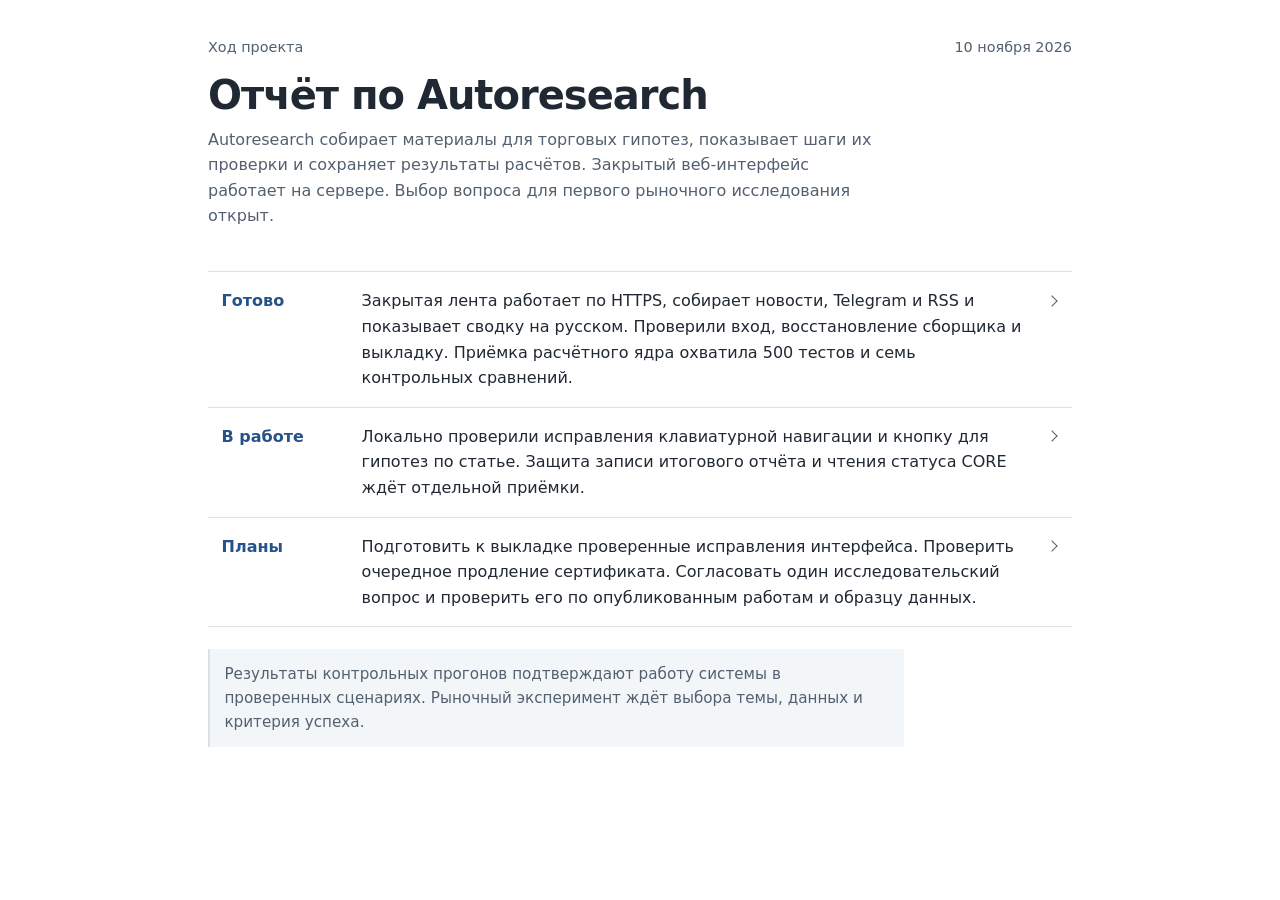
<file: index.html>
<!doctype html>
<html lang="ru">
<head>
  <meta charset="utf-8">
  <meta name="robots" content="noindex">
  <meta name="color-scheme" content="only light">
  <meta name="viewport" content="width=device-width, initial-scale=1">
  <title>Отчёт по Autoresearch | Autoresearch</title>
  <link rel="stylesheet" href="report.css?v=4">
</head>
<body>
  <header>
    <div class="wrap">
      <div class="masthead"><span>Ход проекта</span><time datetime="2026-11-10">10 ноября 2026</time></div>
      <h1>Отчёт по Autoresearch</h1>
      <p>Autoresearch собирает материалы для торговых гипотез, показывает шаги их проверки и сохраняет результаты расчётов. Закрытый веб-интерфейс работает на сервере. Выбор вопроса для первого рыночного исследования открыт.</p>
    </div>
  </header>

  <main class="wrap">
    <nav class="overview" aria-label="Разделы отчёта">
      <a class="overview-row" href="done/index.html">
        <strong>Готово</strong>
        <span>Закрытая лента работает по HTTPS, собирает новости, Telegram и RSS и показывает сводку на русском. Проверили вход, восстановление сборщика и выкладку. Приёмка расчётного ядра охватила 500 тестов и семь контрольных сравнений.</span>
        <span class="chevron" aria-hidden="true"></span>
      </a>
      <a class="overview-row" href="in-progress/index.html">
        <strong>В работе</strong>
        <span>Локально проверили исправления клавиатурной навигации и кнопку для гипотез по статье. Защита записи итогового отчёта и чтения статуса CORE ждёт отдельной приёмки.</span>
        <span class="chevron" aria-hidden="true"></span>
      </a>
      <a class="overview-row" href="plans/index.html">
        <strong>Планы</strong>
        <span>Подготовить к выкладке проверенные исправления интерфейса. Проверить очередное продление сертификата. Согласовать один исследовательский вопрос и проверить его по опубликованным работам и образцу данных.</span>
        <span class="chevron" aria-hidden="true"></span>
      </a>
    </nav>
    <p class="note">Результаты контрольных прогонов подтверждают работу системы в проверенных сценариях. Рыночный эксперимент ждёт выбора темы, данных и критерия успеха.</p>
  </main>
</body>
</html>
</file>
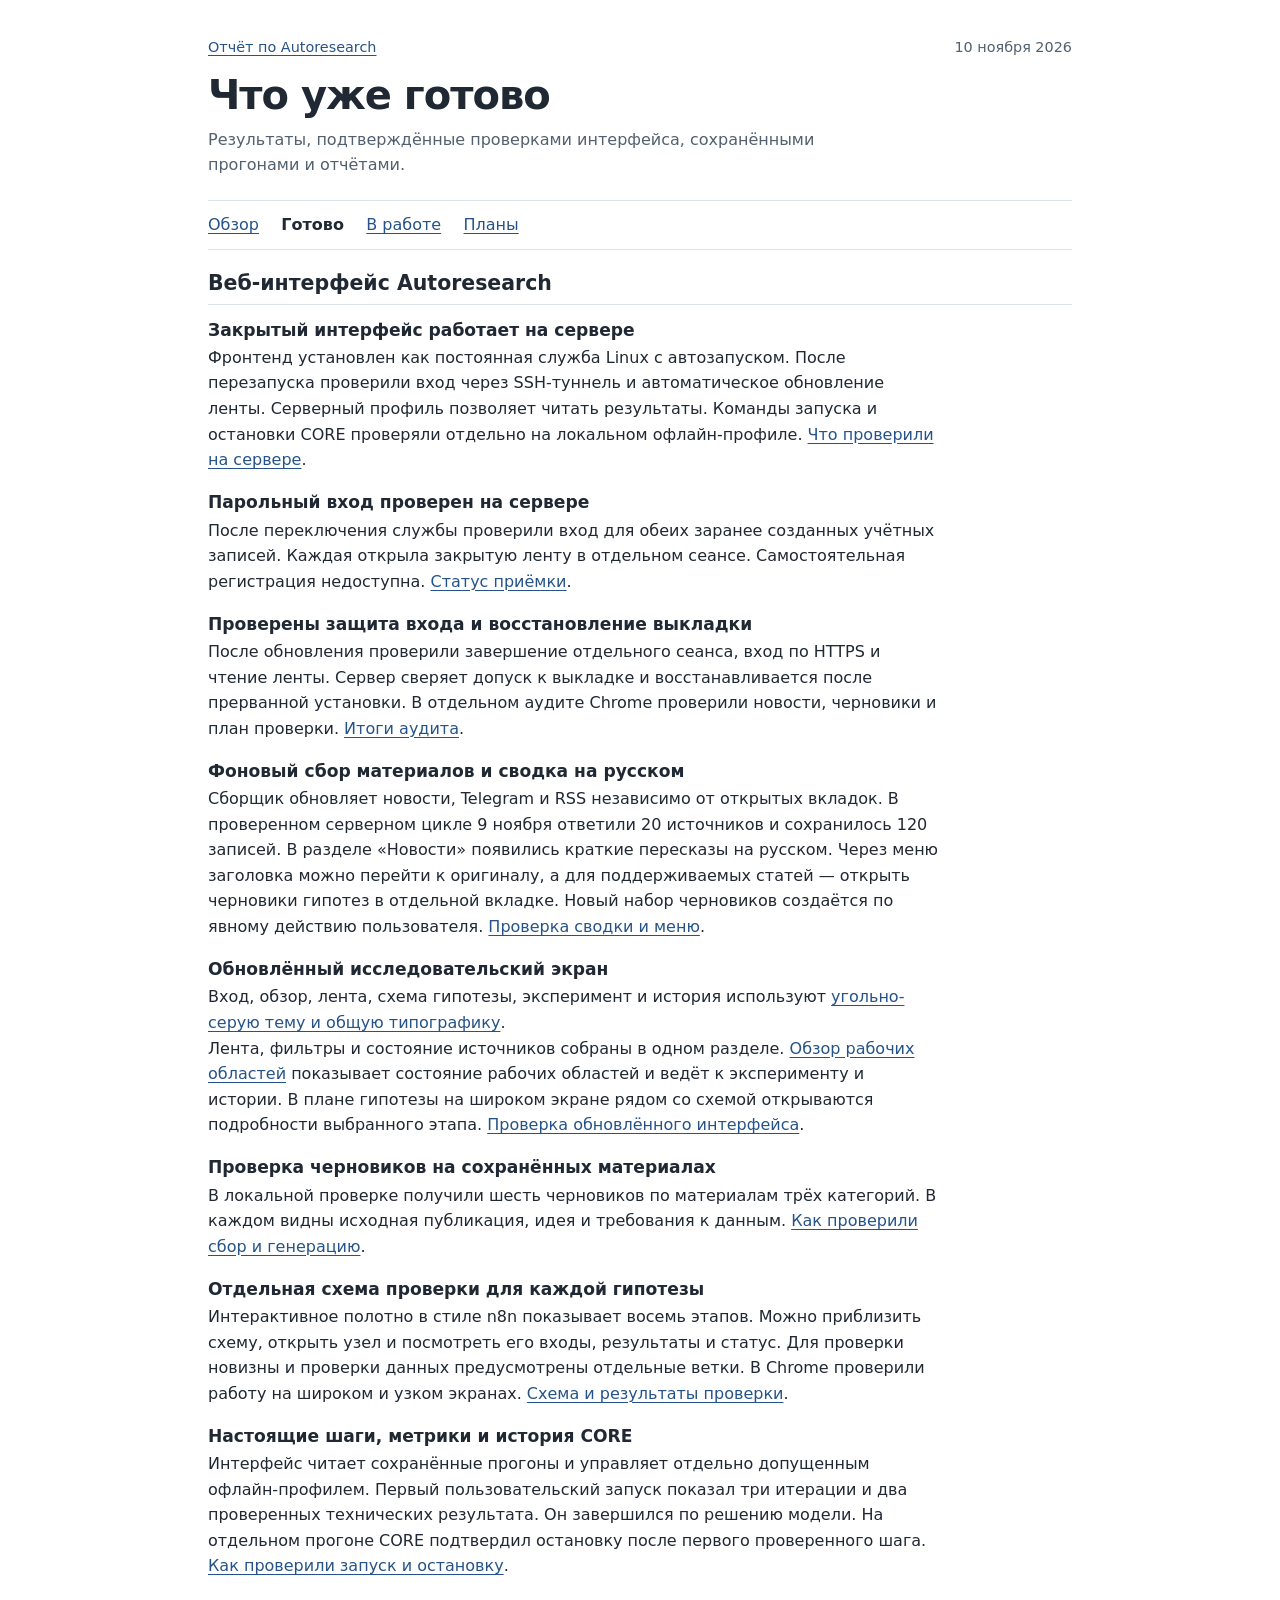
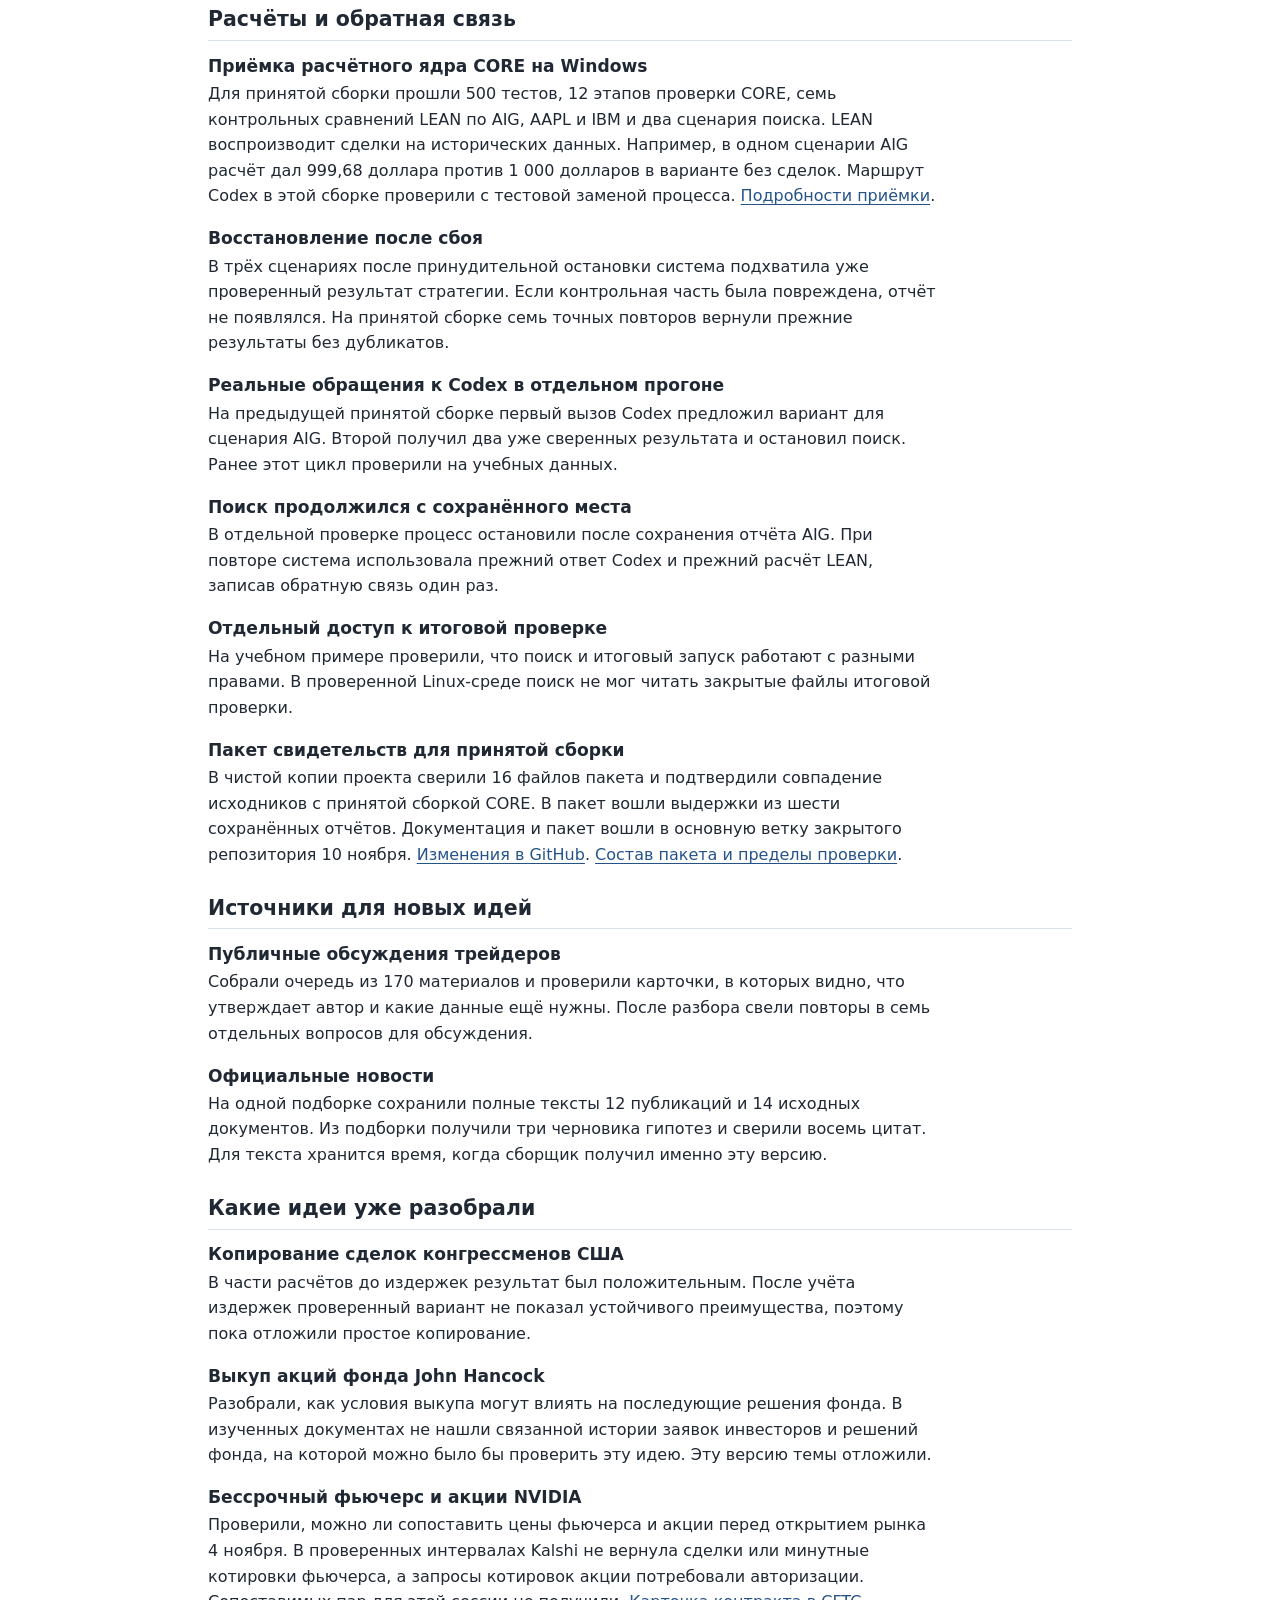
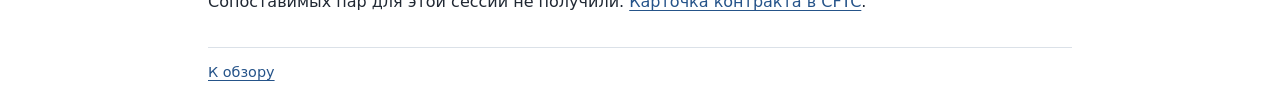
<file: done/index.html>
<!doctype html>
<html lang="ru">
<head>
  <meta charset="utf-8">
  <meta name="robots" content="noindex">
  <meta name="color-scheme" content="only light">
  <meta name="viewport" content="width=device-width, initial-scale=1">
  <title>Что уже готово | Autoresearch</title>
  <link rel="stylesheet" href="../report.css?v=4">
</head>
<body>
  <header>
    <div class="wrap">
      <div class="masthead"><a href="../index.html">Отчёт по Autoresearch</a><time datetime="2026-11-10">10 ноября 2026</time></div>
      <h1>Что уже готово</h1>
      <p>Результаты, подтверждённые проверками интерфейса, сохранёнными прогонами и отчётами.</p>
    </div>
  </header>
  <nav class="wrap" aria-label="Разделы отчёта"><a href="../index.html">Обзор</a><a href="index.html" aria-current="page">Готово</a><a href="../in-progress/index.html">В работе</a><a href="../plans/index.html">Планы</a></nav>
  <main class="wrap">
    <section class="section" id="core-ui">
      <h2>Веб-интерфейс Autoresearch</h2>
      <div class="item">
        <h3>Закрытый интерфейс работает на сервере</h3>
        <p>Фронтенд установлен как постоянная служба Linux с автозапуском. После перезапуска проверили вход через SSH-туннель и автоматическое обновление ленты. Серверный профиль позволяет читать результаты. Команды запуска и остановки CORE проверяли отдельно на локальном офлайн-профиле. <a href="../in-progress/index.html#core-ui-permanent">Что проверили на сервере</a>.</p>
      </div>
      <div class="item">
        <h3>Парольный вход проверен на сервере</h3>
        <p>После переключения службы проверили вход для обеих заранее созданных учётных записей. Каждая открыла закрытую ленту в отдельном сеансе. Самостоятельная регистрация недоступна. <a href="../in-progress/index.html#password-login">Статус приёмки</a>.</p>
      </div>
      <div class="item">
        <h3>Проверены защита входа и восстановление выкладки</h3>
        <p>После обновления проверили завершение отдельного сеанса, вход по HTTPS и чтение ленты. Сервер сверяет допуск к выкладке и восстанавливается после прерванной установки. В отдельном аудите Chrome проверили новости, черновики и план проверки. <a href="../in-progress/index.html#frontend-security-audit-2026-11-10">Итоги аудита</a>.</p>
      </div>
      <div class="item">
        <h3>Фоновый сбор материалов и сводка на русском</h3>
        <p>Сборщик обновляет новости, Telegram и RSS независимо от открытых вкладок. В проверенном серверном цикле 9 ноября ответили 20 источников и сохранилось 120 записей. В разделе «Новости» появились краткие пересказы на русском. Через меню заголовка можно перейти к оригиналу, а для поддерживаемых статей — открыть черновики гипотез в отдельной вкладке. Новый набор черновиков создаётся по явному действию пользователя. <a href="../in-progress/index.html#core-ui-russian-news">Проверка сводки и меню</a>.</p>
      </div>
      <div class="item">
        <h3>Обновлённый исследовательский экран</h3>
        <p>Вход, обзор, лента, схема гипотезы, эксперимент и история используют <a href="../in-progress/index.html#core-ui-charcoal">угольно-серую тему и общую типографику</a>.</p>
        <p>Лента, фильтры и состояние источников собраны в одном разделе. <a href="../in-progress/index.html#core-ui-overview-register">Обзор рабочих областей</a> показывает состояние рабочих областей и ведёт к эксперименту и истории. В плане гипотезы на широком экране рядом со схемой открываются подробности выбранного этапа. <a href="../in-progress/index.html#core-ui-research-redesign">Проверка обновлённого интерфейса</a>.</p>
      </div>
      <div class="item">
        <h3>Проверка черновиков на сохранённых материалах</h3>
        <p>В локальной проверке получили шесть черновиков по материалам трёх категорий. В каждом видны исходная публикация, идея и требования к данным. <a href="../in-progress/index.html#core-ui-live-sources">Как проверили сбор и генерацию</a>.</p>
      </div>
      <div class="item">
        <h3>Отдельная схема проверки для каждой гипотезы</h3>
        <p>Интерактивное полотно в стиле n8n показывает восемь этапов. Можно приблизить схему, открыть узел и посмотреть его входы, результаты и статус. Для проверки новизны и проверки данных предусмотрены отдельные ветки. В Chrome проверили работу на широком и узком экранах. <a href="../in-progress/index.html#core-ui-workflow-canvas">Схема и результаты проверки</a>.</p>
      </div>
      <div class="item">
        <h3>Настоящие шаги, метрики и история CORE</h3>
        <p>Интерфейс читает сохранённые прогоны и управляет отдельно допущенным офлайн-профилем. Первый пользовательский запуск показал три итерации и два проверенных технических результата. Он завершился по решению модели. На отдельном прогоне CORE подтвердил остановку после первого проверенного шага. <a href="../in-progress/index.html#core-ui-controls">Как проверили запуск и остановку</a>.</p>
      </div>
    </section>
    <section class="section" id="core-results">
      <h2>Расчёты и обратная связь</h2>
      <div class="item"><h3>Приёмка расчётного ядра CORE на Windows</h3><p>Для принятой сборки прошли 500 тестов, 12 этапов проверки CORE, семь контрольных сравнений LEAN по AIG, AAPL и IBM и два сценария поиска. LEAN воспроизводит сделки на исторических данных. Например, в одном сценарии AIG расчёт дал 999,68 доллара против 1 000 долларов в варианте без сделок. Маршрут Codex в этой сборке проверили с тестовой заменой процесса. <a href="../in-progress/index.html#core-release">Подробности приёмки</a>.</p></div>
      <div class="item"><h3>Восстановление после сбоя</h3><p>В трёх сценариях после принудительной остановки система подхватила уже проверенный результат стратегии. Если контрольная часть была повреждена, отчёт не появлялся. На принятой сборке семь точных повторов вернули прежние результаты без дубликатов.</p></div>
      <div class="item"><h3>Реальные обращения к Codex в отдельном прогоне</h3><p>На предыдущей принятой сборке первый вызов Codex предложил вариант для сценария AIG. Второй получил два уже сверенных результата и остановил поиск. Ранее этот цикл проверили на учебных данных.</p></div>
      <div class="item"><h3>Поиск продолжился с сохранённого места</h3><p>В отдельной проверке процесс остановили после сохранения отчёта AIG. При повторе система использовала прежний ответ Codex и прежний расчёт LEAN, записав обратную связь один раз.</p></div>
      <div class="item"><h3>Отдельный доступ к итоговой проверке</h3><p>На учебном примере проверили, что поиск и итоговый запуск работают с разными правами. В проверенной Linux-среде поиск не мог читать закрытые файлы итоговой проверки.</p></div>
      <div class="item"><h3>Пакет свидетельств для принятой сборки</h3><p>В чистой копии проекта сверили 16 файлов пакета и подтвердили совпадение исходников с принятой сборкой CORE. В пакет вошли выдержки из шести сохранённых отчётов. Документация и пакет вошли в основную ветку закрытого репозитория 10 ноября. <a href="https://github.com/b0d9a/autoresearch-us-equities/pull/7">Изменения в GitHub</a>. <a href="../in-progress/index.html#project-assessment">Состав пакета и пределы проверки</a>.</p></div>
    </section>
    <section class="section">
      <h2>Источники для новых идей</h2>
      <div class="item"><h3>Публичные обсуждения трейдеров</h3><p>Собрали очередь из 170 материалов и проверили карточки, в которых видно, что утверждает автор и какие данные ещё нужны. После разбора свели повторы в семь отдельных вопросов для обсуждения.</p></div>
      <div class="item"><h3>Официальные новости</h3><p>На одной подборке сохранили полные тексты 12 публикаций и 14 исходных документов. Из подборки получили три черновика гипотез и сверили восемь цитат. Для текста хранится время, когда сборщик получил именно эту версию.</p></div>
    </section>
    <section class="section">
      <h2>Какие идеи уже разобрали</h2>
      <div class="item"><h3>Копирование сделок конгрессменов США</h3><p>В части расчётов до издержек результат был положительным. После учёта издержек проверенный вариант не показал устойчивого преимущества, поэтому пока отложили простое копирование.</p></div>
      <div class="item"><h3>Выкуп акций фонда John Hancock</h3><p>Разобрали, как условия выкупа могут влиять на последующие решения фонда. В изученных документах не нашли связанной истории заявок инвесторов и решений фонда, на которой можно было бы проверить эту идею. Эту версию темы отложили.</p></div>
      <div class="item"><h3>Бессрочный фьючерс и акции NVIDIA</h3><p>Проверили, можно ли сопоставить цены фьючерса и акции перед открытием рынка 4 ноября. В проверенных интервалах Kalshi не вернула сделки или минутные котировки фьючерса, а запросы котировок акции потребовали авторизации. Сопоставимых пар для этой сессии не получили. <a href="https://www.cftc.gov/IndustryOversight/IndustryFilings/TradingOrganizationProducts/64274">Карточка контракта в CFTC</a>.</p></div>
    </section>
  </main>
  <footer class="wrap"><a href="../index.html">К обзору</a></footer>
</body>
</html>
</file>
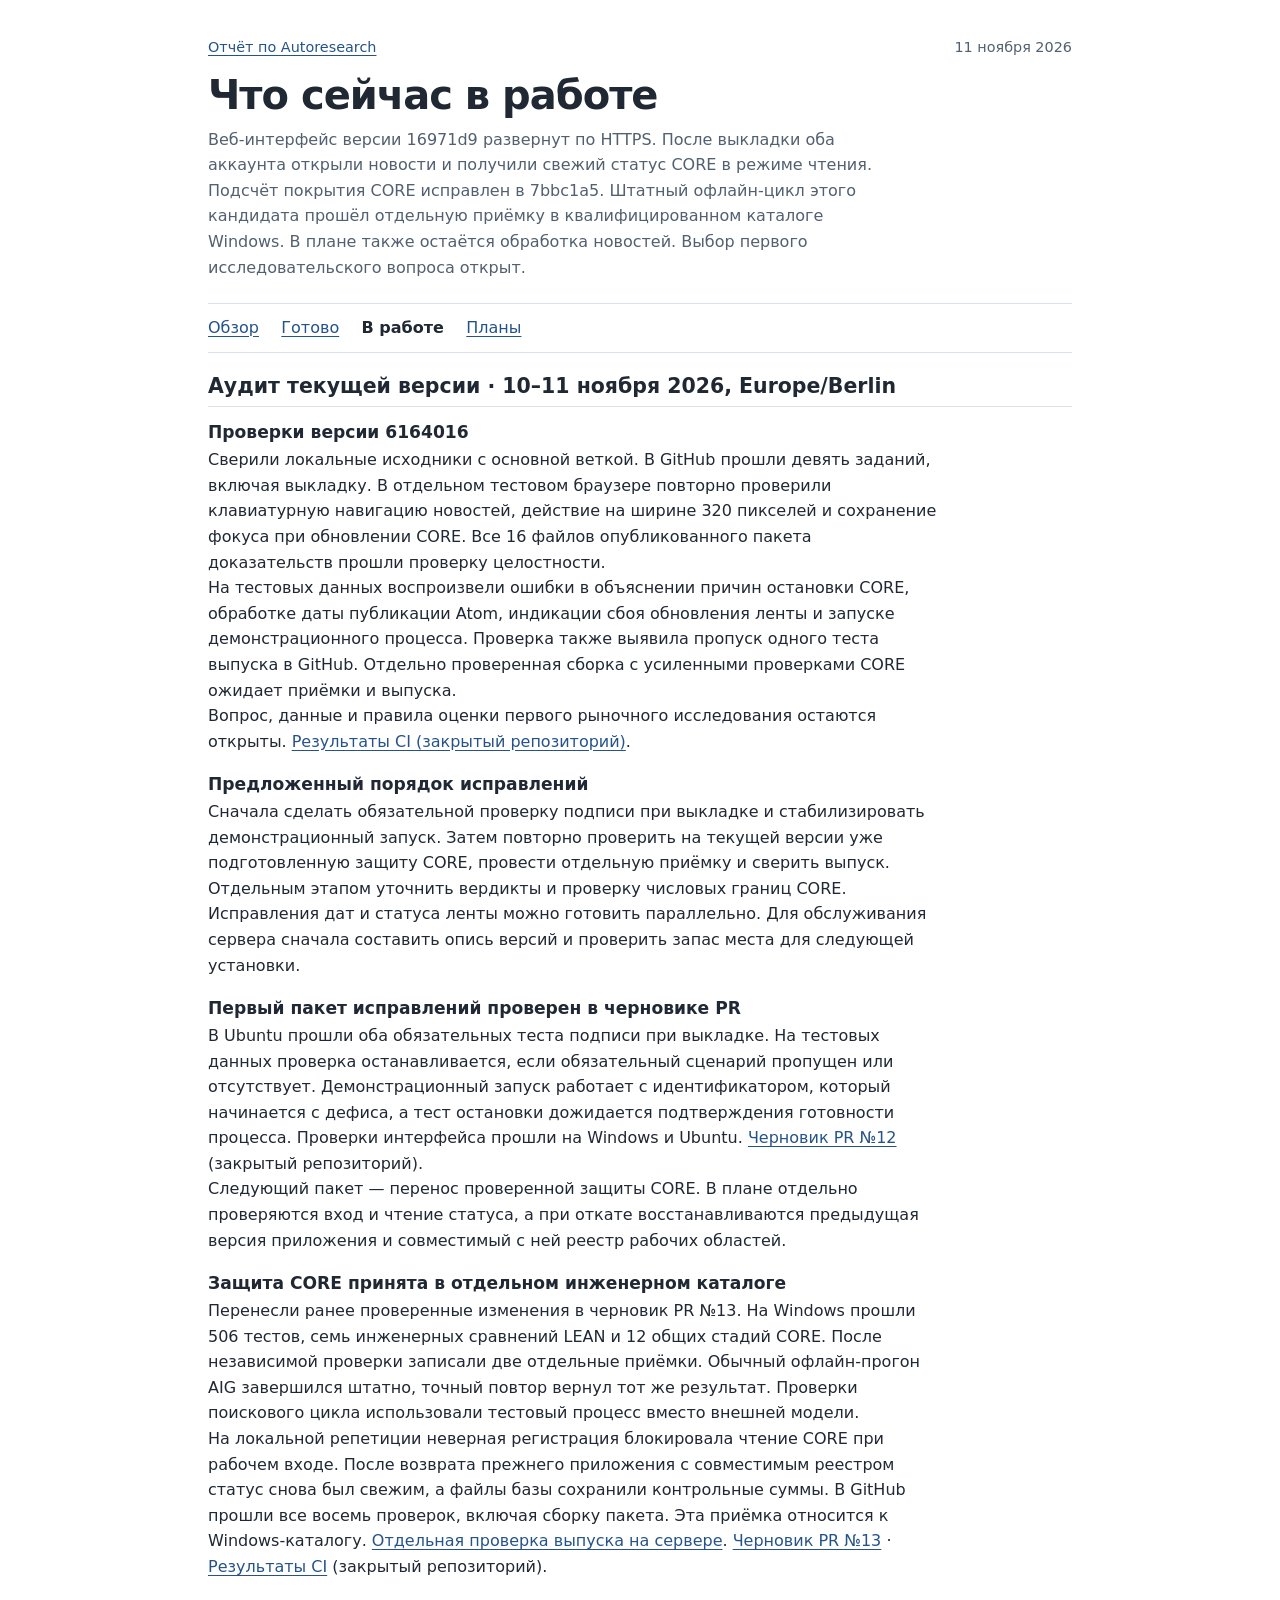
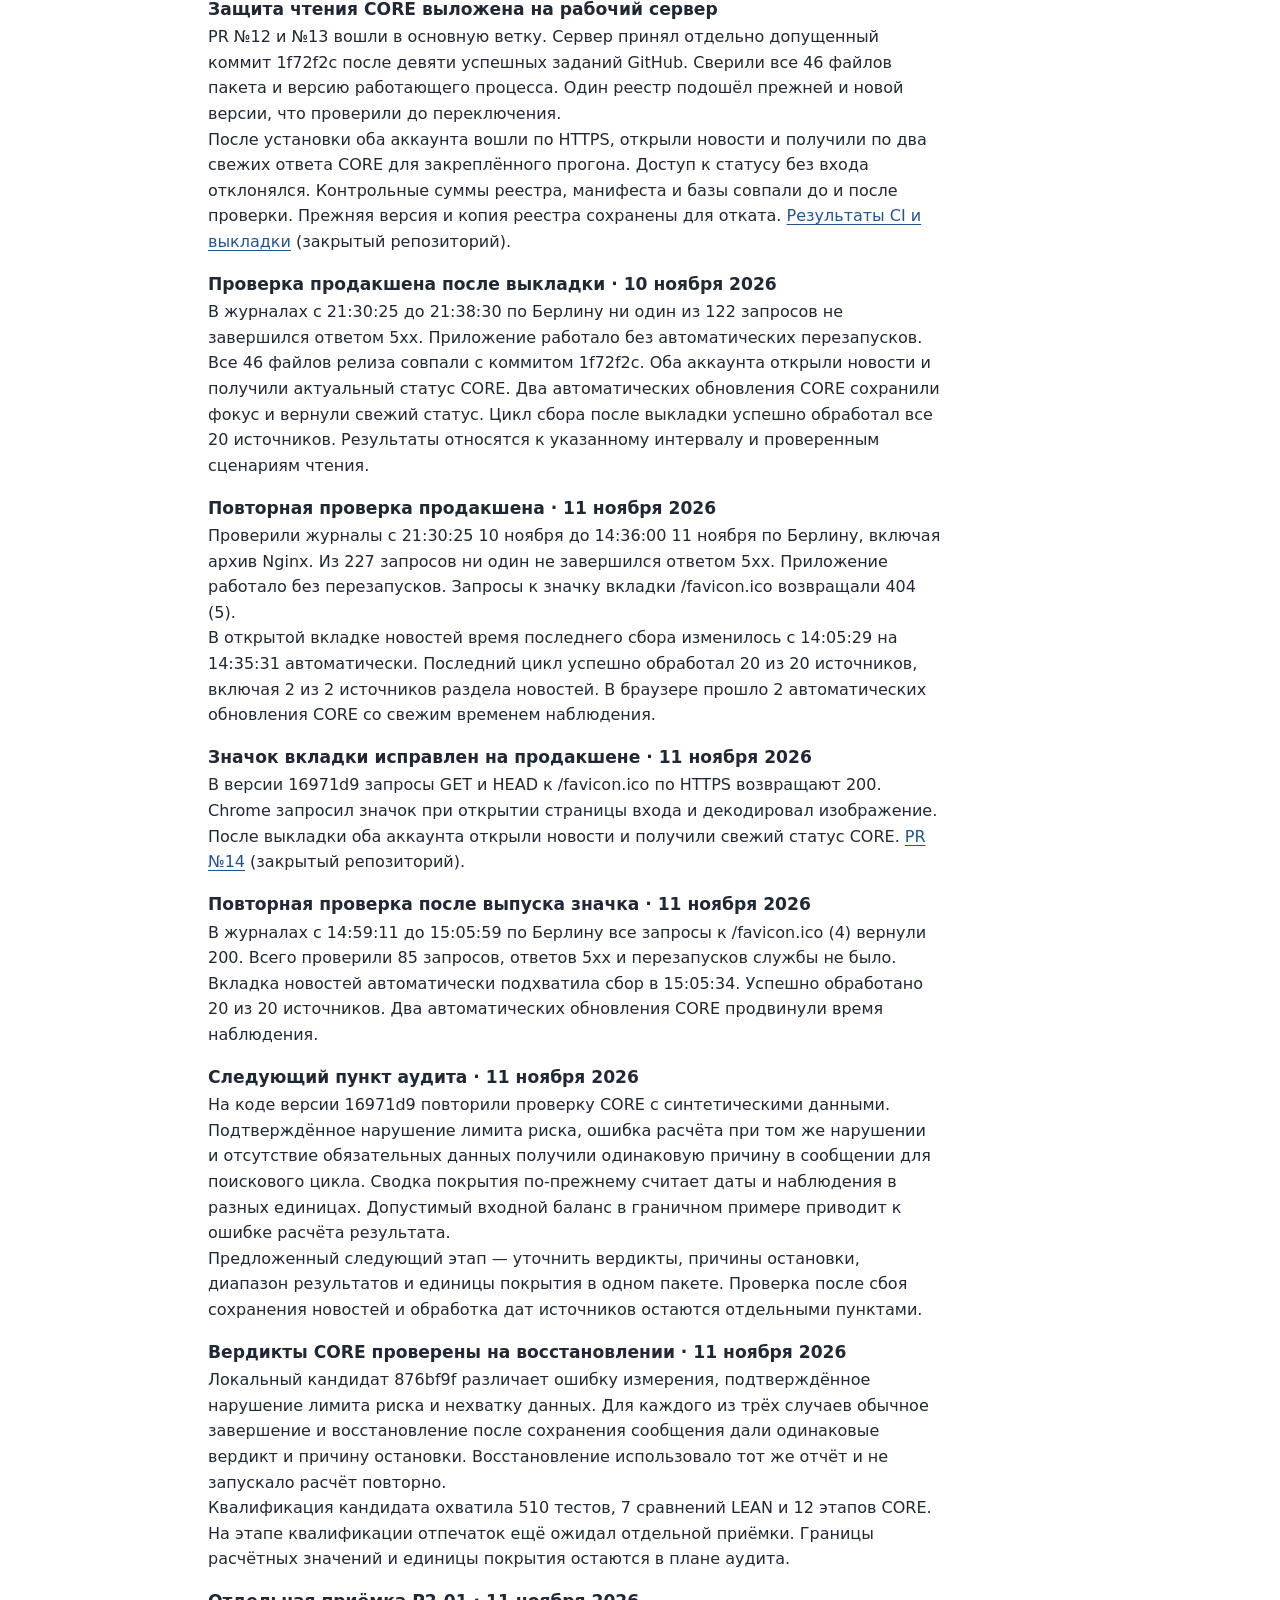
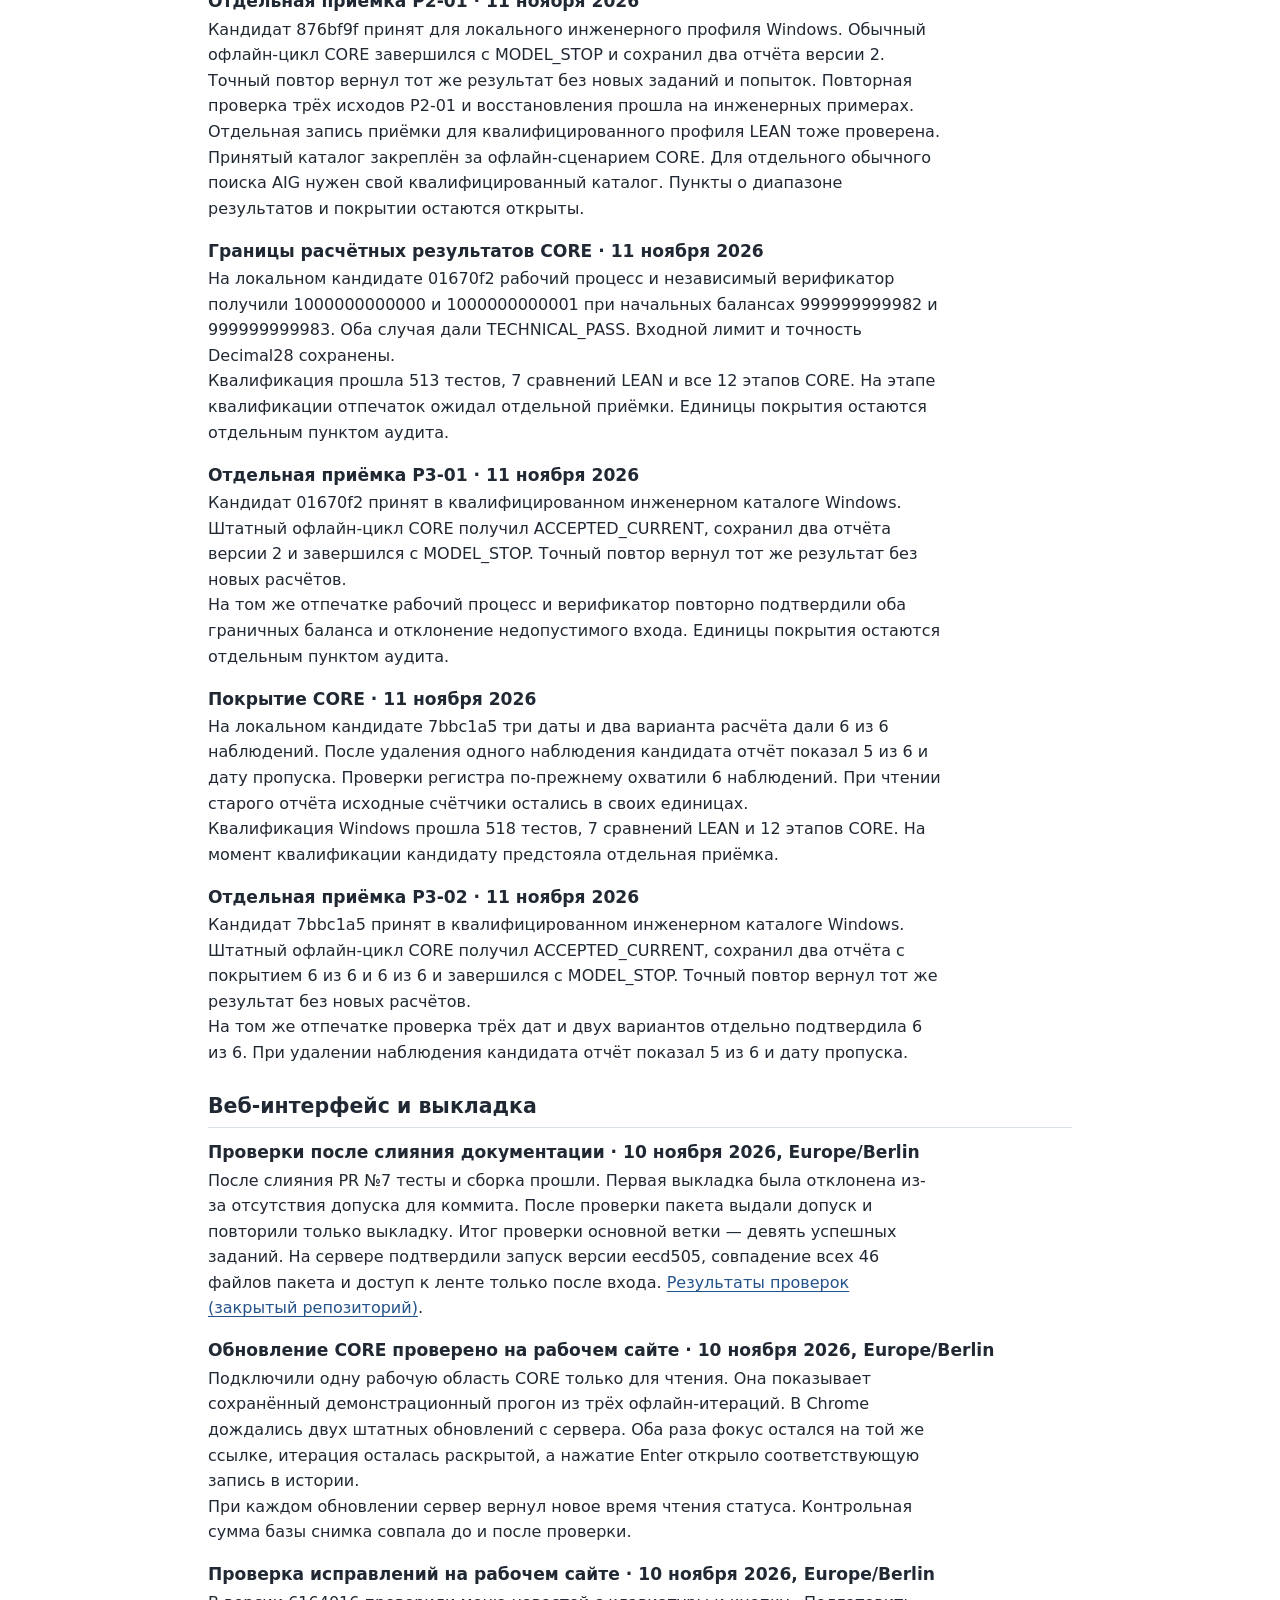
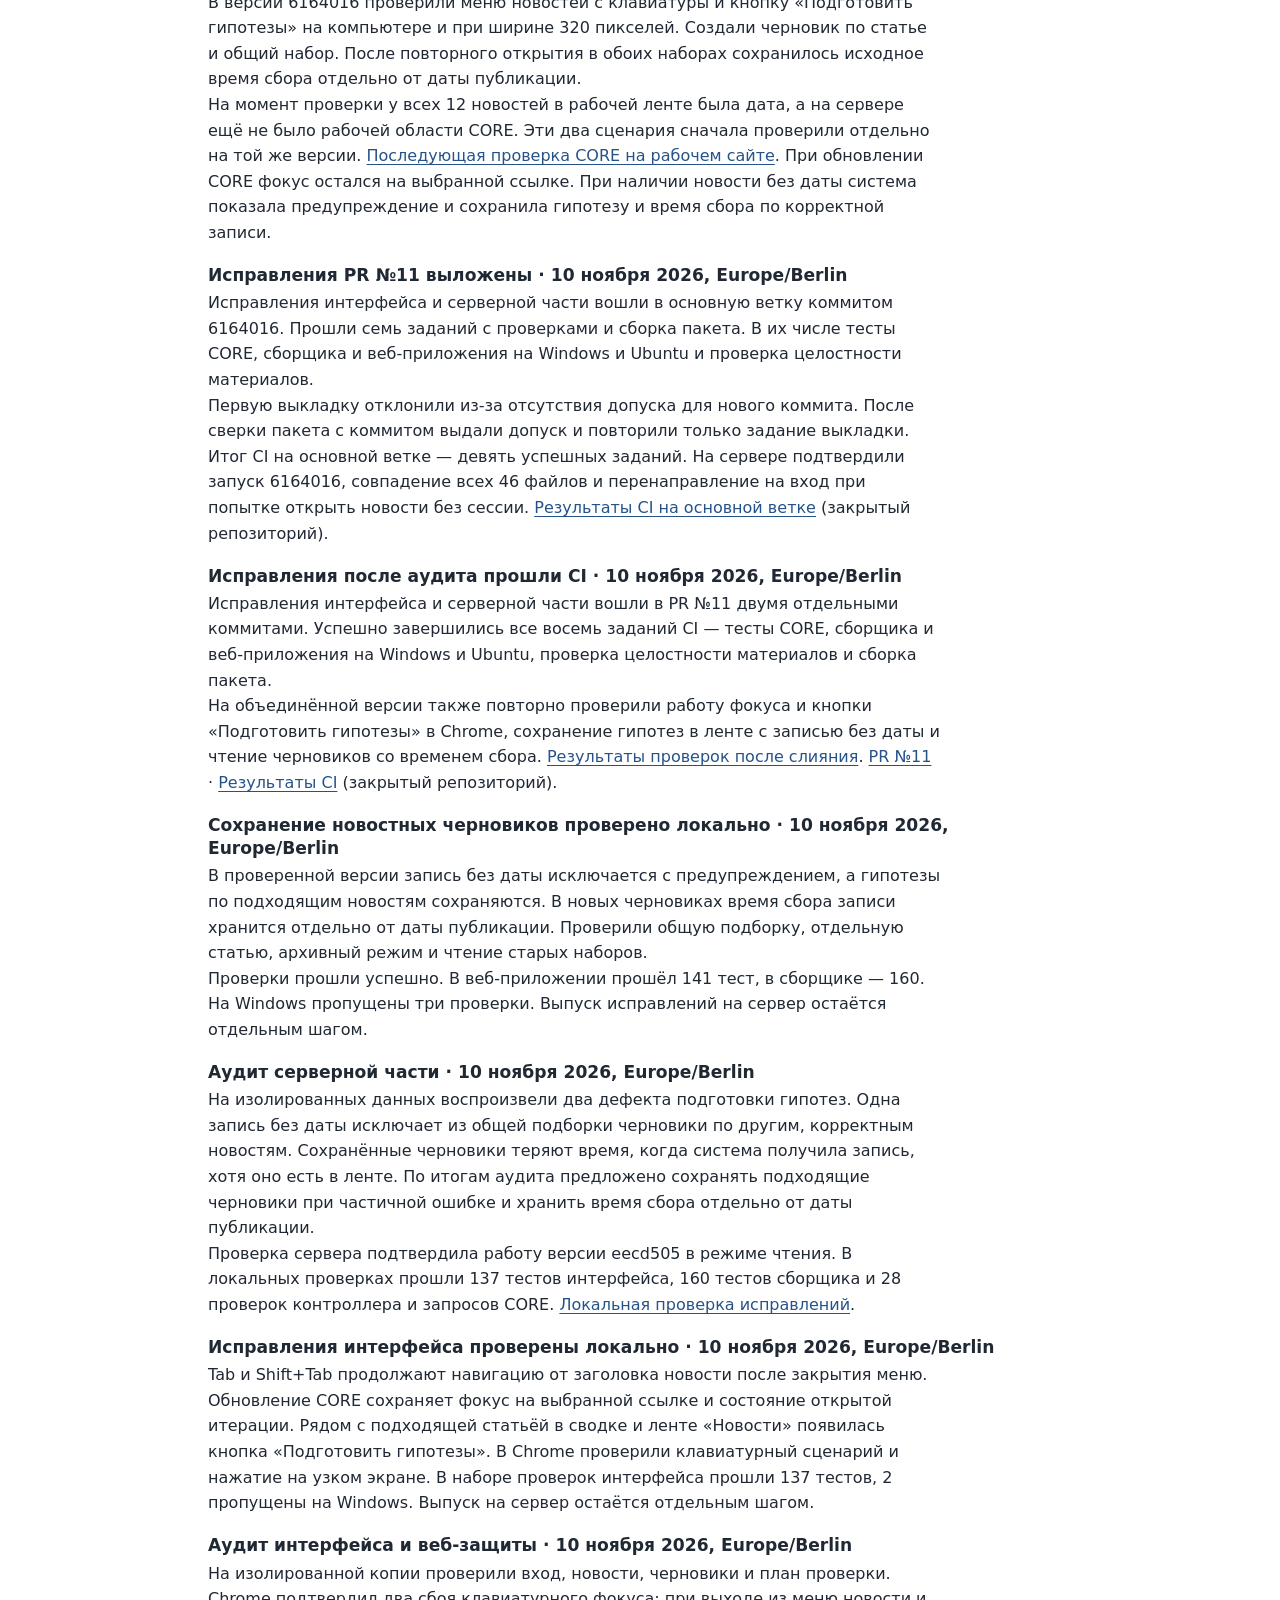
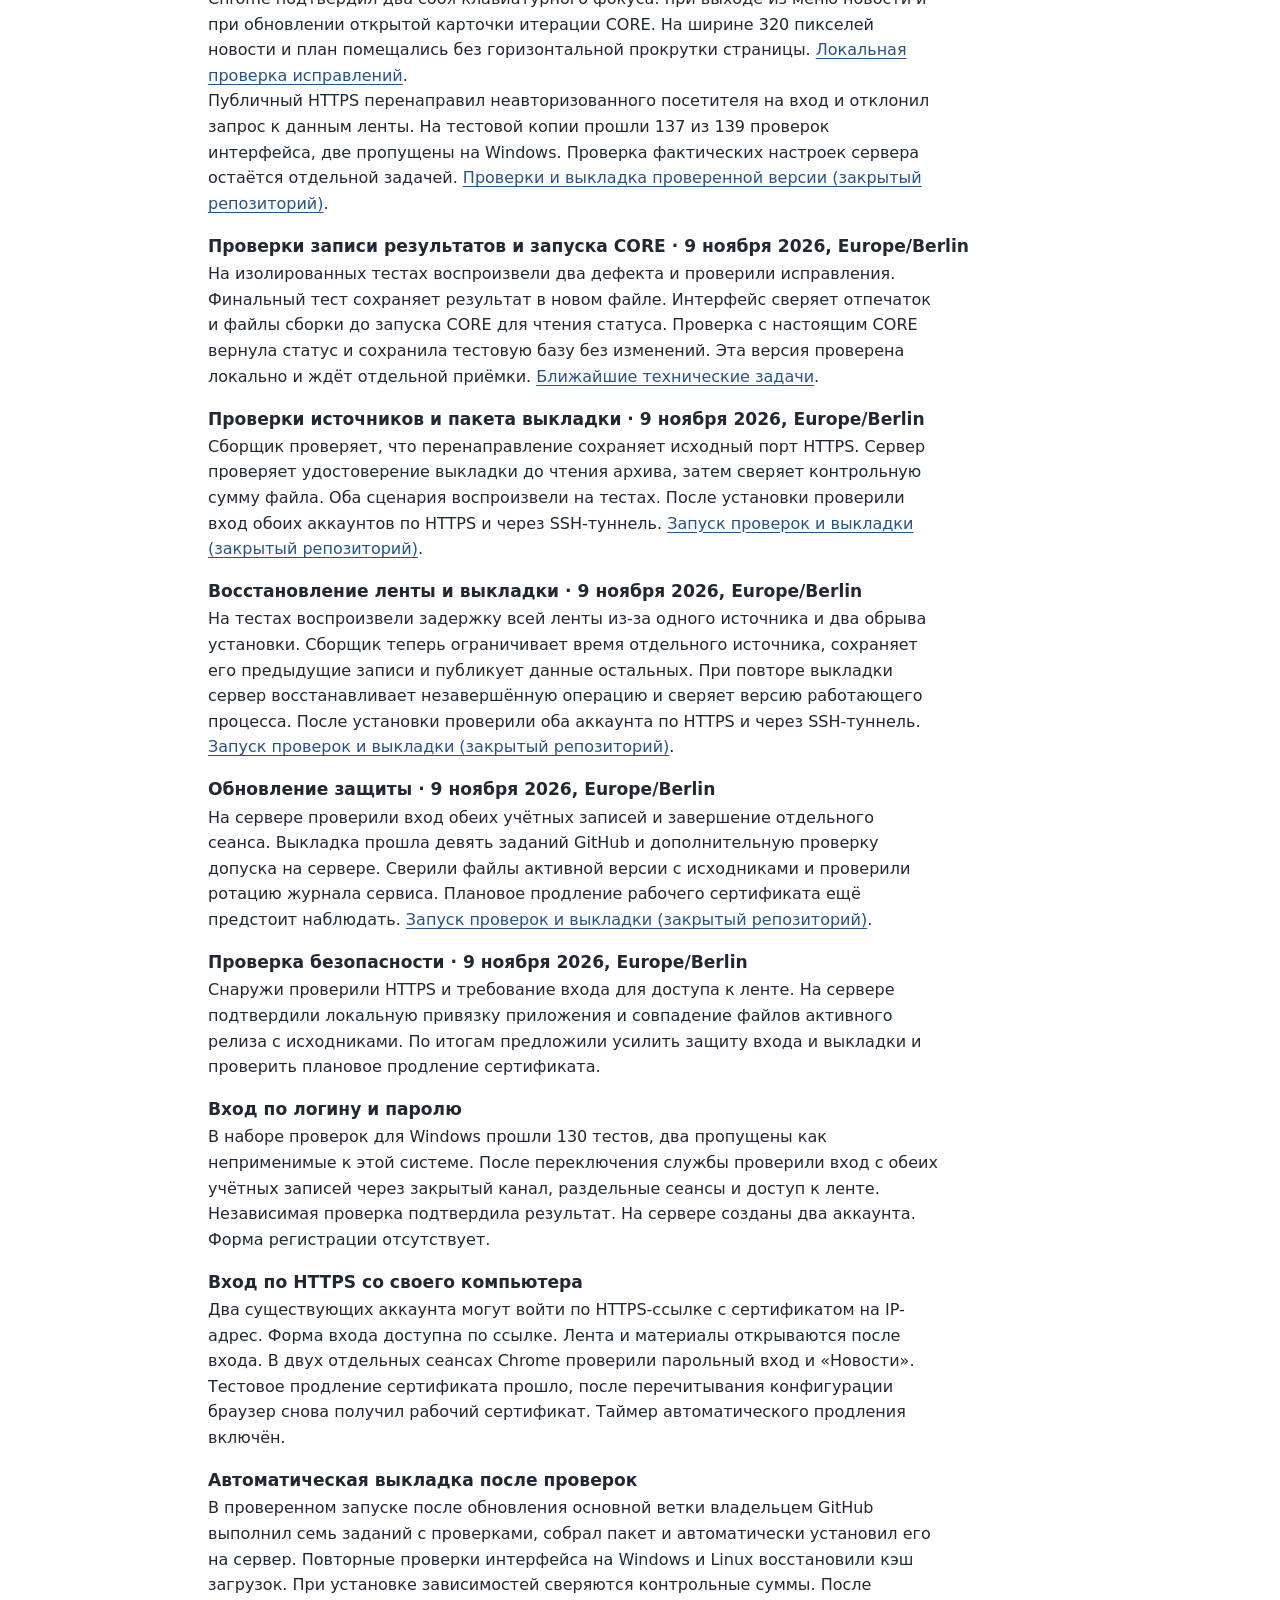
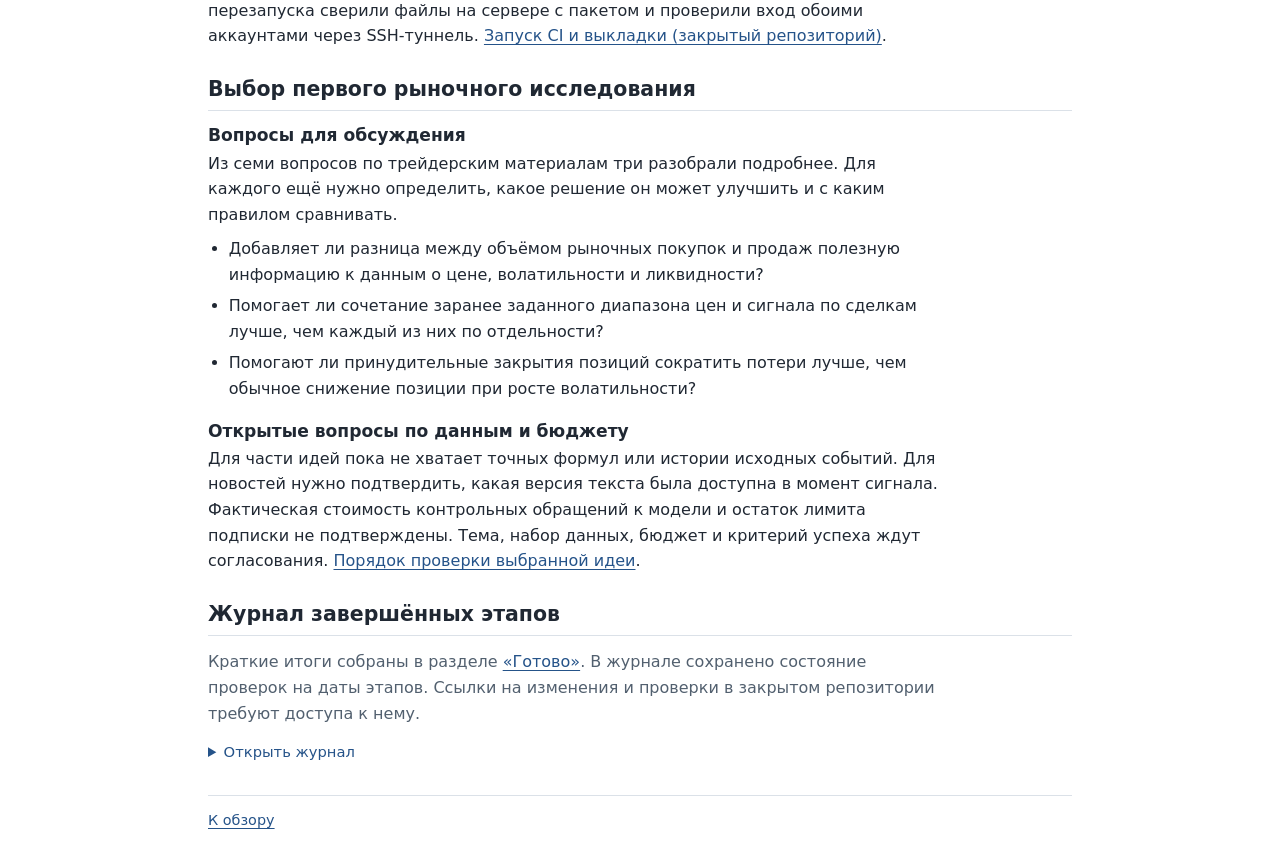
<file: in-progress/index.html>
<!doctype html>
<html lang="ru">
<head>
  <meta charset="utf-8">
  <meta name="robots" content="noindex">
  <meta name="color-scheme" content="only light">
  <meta name="viewport" content="width=device-width, initial-scale=1">
  <title>Что сейчас открыто | Autoresearch</title>
  <link rel="stylesheet" href="../report.css?v=4">
</head>
<body>
  <header>
    <div class="wrap">
      <div class="masthead"><a href="../index.html">Отчёт по Autoresearch</a><time datetime="2026-11-11">11 ноября 2026</time></div>
      <h1>Что сейчас в работе</h1>
      <p>Веб-интерфейс версии 16971d9 развернут по HTTPS. После выкладки оба аккаунта открыли новости и получили свежий статус CORE в режиме чтения. Подсчёт покрытия CORE исправлен в 7bbc1a5. Штатный офлайн-цикл этого кандидата прошёл отдельную приёмку в квалифицированном каталоге Windows. В плане также остаётся обработка новостей. Выбор первого исследовательского вопроса открыт.</p>
    </div>
  </header>
  <nav class="wrap" aria-label="Разделы отчёта"><a href="../index.html">Обзор</a><a href="../done/index.html">Готово</a><a href="index.html" aria-current="page">В работе</a><a href="../plans/index.html">Планы</a></nav>
  <main class="wrap">
    <section class="section" id="project-audit-2026-11-10">
      <h2>Аудит текущей версии · 10–11 ноября 2026, Europe/Berlin</h2>
      <div class="item">
        <h3>Проверки версии 6164016</h3>
        <p>Сверили локальные исходники с основной веткой. В GitHub прошли девять заданий, включая выкладку. В отдельном тестовом браузере повторно проверили клавиатурную навигацию новостей, действие на ширине 320 пикселей и сохранение фокуса при обновлении CORE. Все 16 файлов опубликованного пакета доказательств прошли проверку целостности.</p>
        <p>На тестовых данных воспроизвели ошибки в объяснении причин остановки CORE, обработке даты публикации Atom, индикации сбоя обновления ленты и запуске демонстрационного процесса. Проверка также выявила пропуск одного теста выпуска в GitHub. Отдельно проверенная сборка с усиленными проверками CORE ожидает приёмки и выпуска.</p>
        <p>Вопрос, данные и правила оценки первого рыночного исследования остаются открыты. <a href="https://github.com/b0d9a/autoresearch-us-equities/actions/runs/42741544752">Результаты CI (закрытый репозиторий)</a>.</p>
      </div>
      <div class="item" id="project-audit-plan-2026-11-10">
        <h3>Предложенный порядок исправлений</h3>
        <p>Сначала сделать обязательной проверку подписи при выкладке и стабилизировать демонстрационный запуск. Затем повторно проверить на текущей версии уже подготовленную защиту CORE, провести отдельную приёмку и сверить выпуск. Отдельным этапом уточнить вердикты и проверку числовых границ CORE. Исправления дат и статуса ленты можно готовить параллельно. Для обслуживания сервера сначала составить опись версий и проверить запас места для следующей установки.</p>
      </div>
      <div class="item" id="project-audit-first-package-2026-11-10">
        <h3>Первый пакет исправлений проверен в черновике PR</h3>
        <p>В Ubuntu прошли оба обязательных теста подписи при выкладке. На тестовых данных проверка останавливается, если обязательный сценарий пропущен или отсутствует. Демонстрационный запуск работает с идентификатором, который начинается с дефиса, а тест остановки дожидается подтверждения готовности процесса. Проверки интерфейса прошли на Windows и Ubuntu. <a href="https://github.com/b0d9a/autoresearch-us-equities/pull/12">Черновик PR №12</a> (закрытый репозиторий).</p>
        <p>Следующий пакет — перенос проверенной защиты CORE. В плане отдельно проверяются вход и чтение статуса, а при откате восстанавливаются предыдущая версия приложения и совместимый с ней реестр рабочих областей.</p>
      </div>
      <div class="item" id="core-trust-rollout-2026-11-10">
        <h3>Защита CORE принята в отдельном инженерном каталоге</h3>
        <p>Перенесли ранее проверенные изменения в черновик PR №13. На Windows прошли 506 тестов, семь инженерных сравнений LEAN и 12 общих стадий CORE. После независимой проверки записали две отдельные приёмки. Обычный офлайн-прогон AIG завершился штатно, точный повтор вернул тот же результат. Проверки поискового цикла использовали тестовый процесс вместо внешней модели.</p>
        <p>На локальной репетиции неверная регистрация блокировала чтение CORE при рабочем входе. После возврата прежнего приложения с совместимым реестром статус снова был свежим, а файлы базы сохранили контрольные суммы. В GitHub прошли все восемь проверок, включая сборку пакета. Эта приёмка относится к Windows-каталогу. <a href="#core-trust-production-2026-11-10">Отдельная проверка выпуска на сервере</a>. <a href="https://github.com/b0d9a/autoresearch-us-equities/pull/13">Черновик PR №13</a> · <a href="https://github.com/b0d9a/autoresearch-us-equities/actions/runs/42890000354">Результаты CI</a> (закрытый репозиторий).</p>
      </div>
      <div class="item" id="core-trust-production-2026-11-10">
        <h3>Защита чтения CORE выложена на рабочий сервер</h3>
        <p>PR №12 и №13 вошли в основную ветку. Сервер принял отдельно допущенный коммит 1f72f2c после девяти успешных заданий GitHub. Сверили все 46 файлов пакета и версию работающего процесса. Один реестр подошёл прежней и новой версии, что проверили до переключения.</p>
        <p>После установки оба аккаунта вошли по HTTPS, открыли новости и получили по два свежих ответа CORE для закреплённого прогона. Доступ к статусу без входа отклонялся. Контрольные суммы реестра, манифеста и базы совпали до и после проверки. Прежняя версия и копия реестра сохранены для отката. <a href="https://github.com/b0d9a/autoresearch-us-equities/actions/runs/42894752687">Результаты CI и выкладки</a> (закрытый репозиторий).</p>
      </div>
      <div class="item" id="core-trust-prod-check-2026-11-10">
        <h3>Проверка продакшена после выкладки · 10 ноября 2026</h3>
        <p>В журналах с 21:30:25 до 21:38:30 по Берлину ни один из 122 запросов не завершился ответом 5xx. Приложение работало без автоматических перезапусков. Все 46 файлов релиза совпали с коммитом 1f72f2c. Оба аккаунта открыли новости и получили актуальный статус CORE. Два автоматических обновления CORE сохранили фокус и вернули свежий статус. Цикл сбора после выкладки успешно обработал все 20 источников. Результаты относятся к указанному интервалу и проверенным сценариям чтения.</p>
      </div>
      <div class="item" id="prod-followup-2026-11-11">
        <h3>Повторная проверка продакшена · 11 ноября 2026</h3>
        <p>Проверили журналы с 21:30:25 10 ноября до 14:36:00 11 ноября по Берлину, включая архив Nginx. Из 227 запросов ни один не завершился ответом 5xx. Приложение работало без перезапусков. Запросы к значку вкладки /favicon.ico возвращали 404 (5).</p>
        <p>В открытой вкладке новостей время последнего сбора изменилось с 14:05:29 на 14:35:31 автоматически. Последний цикл успешно обработал 20 из 20 источников, включая 2 из 2 источников раздела новостей. В браузере прошло 2 автоматических обновления CORE со свежим временем наблюдения.</p>
      </div>
      <div class="item" id="production-favicon-2026-11-11">
        <h3>Значок вкладки исправлен на продакшене · 11 ноября 2026</h3>
        <p>В версии 16971d9 запросы GET и HEAD к /favicon.ico по HTTPS возвращают 200. Chrome запросил значок при открытии страницы входа и декодировал изображение. После выкладки оба аккаунта открыли новости и получили свежий статус CORE. <a href="https://github.com/b0d9a/autoresearch-us-equities/pull/14">PR №14</a> (закрытый репозиторий).</p>
      </div>
      <div class="item" id="production-favicon-followup-2026-11-11">
        <h3>Повторная проверка после выпуска значка · 11 ноября 2026</h3>
        <p>В журналах с 14:59:11 до 15:05:59 по Берлину все запросы к /favicon.ico (4) вернули 200. Всего проверили 85 запросов, ответов 5xx и перезапусков службы не было.</p>
        <p>Вкладка новостей автоматически подхватила сбор в 15:05:34. Успешно обработано 20 из 20 источников. Два автоматических обновления CORE продвинули время наблюдения.</p>
      </div>
      <div class="item" id="audit-core-verdicts-next-2026-11-11">
        <h3>Следующий пункт аудита · 11 ноября 2026</h3>
        <p>На коде версии 16971d9 повторили проверку CORE с синтетическими данными. Подтверждённое нарушение лимита риска, ошибка расчёта при том же нарушении и отсутствие обязательных данных получили одинаковую причину в сообщении для поискового цикла. Сводка покрытия по-прежнему считает даты и наблюдения в разных единицах. Допустимый входной баланс в граничном примере приводит к ошибке расчёта результата.</p>
        <p>Предложенный следующий этап — уточнить вердикты, причины остановки, диапазон результатов и единицы покрытия в одном пакете. Проверка после сбоя сохранения новостей и обработка дат источников остаются отдельными пунктами.</p>
      </div>
      <div class="item" id="core-verdicts-recovery-2026-11-11">
        <h3>Вердикты CORE проверены на восстановлении · 11 ноября 2026</h3>
        <p>Локальный кандидат 876bf9f различает ошибку измерения, подтверждённое нарушение лимита риска и нехватку данных. Для каждого из трёх случаев обычное завершение и восстановление после сохранения сообщения дали одинаковые вердикт и причину остановки. Восстановление использовало тот же отчёт и не запускало расчёт повторно.</p>
        <p>Квалификация кандидата охватила 510 тестов, 7 сравнений LEAN и 12 этапов CORE. На этапе квалификации отпечаток ещё ожидал отдельной приёмки. Границы расчётных значений и единицы покрытия остаются в плане аудита.</p>
      </div>
      <div class="item" id="core-verdicts-acceptance-2026-11-11">
        <h3>Отдельная приёмка P2-01 · 11 ноября 2026</h3>
        <p>Кандидат 876bf9f принят для локального инженерного профиля Windows. Обычный офлайн-цикл CORE завершился с MODEL_STOP и сохранил два отчёта версии 2. Точный повтор вернул тот же результат без новых заданий и попыток. Повторная проверка трёх исходов P2-01 и восстановления прошла на инженерных примерах.</p>
        <p>Отдельная запись приёмки для квалифицированного профиля LEAN тоже проверена. Принятый каталог закреплён за офлайн-сценарием CORE. Для отдельного обычного поиска AIG нужен свой квалифицированный каталог. Пункты о диапазоне результатов и покрытии остаются открыты.</p>
      </div>
      <div class="item" id="core-result-bounds-2026-11-11">
        <h3>Границы расчётных результатов CORE · 11 ноября 2026</h3>
        <p>На локальном кандидате 01670f2 рабочий процесс и независимый верификатор получили 1000000000000 и 1000000000001 при начальных балансах 999999999982 и 999999999983. Оба случая дали TECHNICAL_PASS. Входной лимит и точность Decimal28 сохранены.</p>
        <p>Квалификация прошла 513 тестов, 7 сравнений LEAN и все 12 этапов CORE. На этапе квалификации отпечаток ожидал отдельной приёмки. Единицы покрытия остаются отдельным пунктом аудита.</p>
      </div>
      <div class="item" id="core-result-bounds-acceptance-2026-11-11">
        <h3>Отдельная приёмка P3-01 · 11 ноября 2026</h3>
        <p>Кандидат 01670f2 принят в квалифицированном инженерном каталоге Windows. Штатный офлайн-цикл CORE получил ACCEPTED_CURRENT, сохранил два отчёта версии 2 и завершился с MODEL_STOP. Точный повтор вернул тот же результат без новых расчётов.</p>
        <p>На том же отпечатке рабочий процесс и верификатор повторно подтвердили оба граничных баланса и отклонение недопустимого входа. Единицы покрытия остаются отдельным пунктом аудита.</p>
      </div>
      <div class="item" id="core-coverage-2026-11-11">
        <h3>Покрытие CORE · 11 ноября 2026</h3>
        <p>На локальном кандидате 7bbc1a5 три даты и два варианта расчёта дали 6 из 6 наблюдений. После удаления одного наблюдения кандидата отчёт показал 5 из 6 и дату пропуска. Проверки регистра по-прежнему охватили 6 наблюдений. При чтении старого отчёта исходные счётчики остались в своих единицах.</p>
        <p>Квалификация Windows прошла 518 тестов, 7 сравнений LEAN и 12 этапов CORE. На момент квалификации кандидату предстояла отдельная приёмка.</p>
      </div>
      <div class="item" id="core-coverage-acceptance-2026-11-11">
        <h3>Отдельная приёмка P3-02 · 11 ноября 2026</h3>
        <p>Кандидат 7bbc1a5 принят в квалифицированном инженерном каталоге Windows. Штатный офлайн-цикл CORE получил ACCEPTED_CURRENT, сохранил два отчёта с покрытием 6 из 6 и 6 из 6 и завершился с MODEL_STOP. Точный повтор вернул тот же результат без новых расчётов.</p>
        <p>На том же отпечатке проверка трёх дат и двух вариантов отдельно подтвердила 6 из 6. При удалении наблюдения кандидата отчёт показал 5 из 6 и дату пропуска.</p>
      </div>
    </section>
    <section class="section" id="technical-work">
      <h2>Веб-интерфейс и выкладка</h2>
      <div class="item" id="main-ci-after-pr-7">
        <h3>Проверки после слияния документации · 10 ноября 2026, Europe/Berlin</h3>
        <p>После слияния PR №7 тесты и сборка прошли. Первая выкладка была отклонена из-за отсутствия допуска для коммита. После проверки пакета выдали допуск и повторили только выкладку. Итог проверки основной ветки — девять успешных заданий. На сервере подтвердили запуск версии eecd505, совпадение всех 46 файлов пакета и доступ к ленте только после входа. <a href="https://github.com/b0d9a/autoresearch-us-equities/actions/runs/42729653710">Результаты проверок (закрытый репозиторий)</a>.</p>
      </div>
      <div class="item" id="core-readonly-live-focus-2026-11-10">
        <h3>Обновление CORE проверено на рабочем сайте · 10 ноября 2026, Europe/Berlin</h3>
        <p>Подключили одну рабочую область CORE только для чтения. Она показывает сохранённый демонстрационный прогон из трёх офлайн-итераций. В Chrome дождались двух штатных обновлений с сервера. Оба раза фокус остался на той же ссылке, итерация осталась раскрытой, а нажатие Enter открыло соответствующую запись в истории.</p>
        <p>При каждом обновлении сервер вернул новое время чтения статуса. Контрольная сумма базы снимка совпала до и после проверки.</p>
      </div>
      <div class="item" id="audit-fixes-prod-pr-11-2026-11-10">
        <h3>Проверка исправлений на рабочем сайте · 10 ноября 2026, Europe/Berlin</h3>
        <p>В версии 6164016 проверили меню новостей с клавиатуры и кнопку «Подготовить гипотезы» на компьютере и при ширине 320 пикселей. Создали черновик по статье и общий набор. После повторного открытия в обоих наборах сохранилось исходное время сбора отдельно от даты публикации.</p>
        <p>На момент проверки у всех 12 новостей в рабочей ленте была дата, а на сервере ещё не было рабочей области CORE. Эти два сценария сначала проверили отдельно на той же версии. <a href="#core-readonly-live-focus-2026-11-10">Последующая проверка CORE на рабочем сайте</a>. При обновлении CORE фокус остался на выбранной ссылке. При наличии новости без даты система показала предупреждение и сохранила гипотезу и время сбора по корректной записи.</p>
      </div>
      <div class="item" id="audit-fixes-main-pr-11-2026-11-10">
        <h3>Исправления PR №11 выложены · 10 ноября 2026, Europe/Berlin</h3>
        <p>Исправления интерфейса и серверной части вошли в основную ветку коммитом 6164016. Прошли семь заданий с проверками и сборка пакета. В их числе тесты CORE, сборщика и веб-приложения на Windows и Ubuntu и проверка целостности материалов.</p>
        <p>Первую выкладку отклонили из-за отсутствия допуска для нового коммита. После сверки пакета с коммитом выдали допуск и повторили только задание выкладки. Итог CI на основной ветке — девять успешных заданий. На сервере подтвердили запуск 6164016, совпадение всех 46 файлов и перенаправление на вход при попытке открыть новости без сессии. <a href="https://github.com/b0d9a/autoresearch-us-equities/actions/runs/42741544752">Результаты CI на основной ветке</a> (закрытый репозиторий).</p>
      </div>
      <div class="item" id="audit-fixes-pr-11-2026-11-10">
        <h3>Исправления после аудита прошли CI · 10 ноября 2026, Europe/Berlin</h3>
        <p>Исправления интерфейса и серверной части вошли в PR №11 двумя отдельными коммитами. Успешно завершились все восемь заданий CI — тесты CORE, сборщика и веб-приложения на Windows и Ubuntu, проверка целостности материалов и сборка пакета.</p>
        <p>На объединённой версии также повторно проверили работу фокуса и кнопки «Подготовить гипотезы» в Chrome, сохранение гипотез в ленте с записью без даты и чтение черновиков со временем сбора. <a href="#audit-fixes-main-pr-11-2026-11-10">Результаты проверок после слияния</a>. <a href="https://github.com/b0d9a/autoresearch-us-equities/pull/11">PR №11</a> · <a href="https://github.com/b0d9a/autoresearch-us-equities/actions/runs/42740268388">Результаты CI</a> (закрытый репозиторий).</p>
      </div>
      <div class="item" id="backend-draft-fixes-2026-11-10">
        <h3>Сохранение новостных черновиков проверено локально · 10 ноября 2026, Europe/Berlin</h3>
        <p>В проверенной версии запись без даты исключается с предупреждением, а гипотезы по подходящим новостям сохраняются. В новых черновиках время сбора записи хранится отдельно от даты публикации. Проверили общую подборку, отдельную статью, архивный режим и чтение старых наборов.</p>
        <p>Проверки прошли успешно. В веб-приложении прошёл 141 тест, в сборщике — 160. На Windows пропущены три проверки. Выпуск исправлений на сервер остаётся отдельным шагом.</p>
      </div>
      <div class="item" id="backend-audit-2026-11-10">
        <h3>Аудит серверной части · 10 ноября 2026, Europe/Berlin</h3>
        <p>На изолированных данных воспроизвели два дефекта подготовки гипотез. Одна запись без даты исключает из общей подборки черновики по другим, корректным новостям. Сохранённые черновики теряют время, когда система получила запись, хотя оно есть в ленте. По итогам аудита предложено сохранять подходящие черновики при частичной ошибке и хранить время сбора отдельно от даты публикации.</p>
        <p>Проверка сервера подтвердила работу версии eecd505 в режиме чтения. В локальных проверках прошли 137 тестов интерфейса, 160 тестов сборщика и 28 проверок контроллера и запросов CORE. <a href="#backend-draft-fixes-2026-11-10">Локальная проверка исправлений</a>.</p>
      </div>
      <div class="item" id="frontend-focus-fixes-2026-11-10">
        <h3>Исправления интерфейса проверены локально · 10 ноября 2026, Europe/Berlin</h3>
        <p>Tab и Shift+Tab продолжают навигацию от заголовка новости после закрытия меню. Обновление CORE сохраняет фокус на выбранной ссылке и состояние открытой итерации. Рядом с подходящей статьёй в сводке и ленте «Новости» появилась кнопка «Подготовить гипотезы». В Chrome проверили клавиатурный сценарий и нажатие на узком экране. В наборе проверок интерфейса прошли 137 тестов, 2 пропущены на Windows. Выпуск на сервер остаётся отдельным шагом.</p>
      </div>
      <div class="item" id="frontend-security-audit-2026-11-10">
        <h3>Аудит интерфейса и веб-защиты · 10 ноября 2026, Europe/Berlin</h3>
        <p>На изолированной копии проверили вход, новости, черновики и план проверки. Chrome подтвердил два сбоя клавиатурного фокуса: при выходе из меню новости и при обновлении открытой карточки итерации CORE. На ширине 320 пикселей новости и план помещались без горизонтальной прокрутки страницы. <a href="#frontend-focus-fixes-2026-11-10">Локальная проверка исправлений</a>.</p>
        <p>Публичный HTTPS перенаправил неавторизованного посетителя на вход и отклонил запрос к данным ленты. На тестовой копии прошли 137 из 139 проверок интерфейса, две пропущены на Windows. Проверка фактических настроек сервера остаётся отдельной задачей. <a href="https://github.com/b0d9a/autoresearch-us-equities/actions/runs/42702849984">Проверки и выкладка проверенной версии (закрытый репозиторий)</a>.</p>
      </div>
      <div class="item" id="core-result-status-checks">
        <h3>Проверки записи результатов и запуска CORE · 9 ноября 2026, Europe/Berlin</h3>
        <p>На изолированных тестах воспроизвели два дефекта и проверили исправления. Финальный тест сохраняет результат в новом файле. Интерфейс сверяет отпечаток и файлы сборки до запуска CORE для чтения статуса. Проверка с настоящим CORE вернула статус и сохранила тестовую базу без изменений. Эта версия проверена локально и ждёт отдельной приёмки. <a href="../plans/index.html#server-check">Ближайшие технические задачи</a>.</p>
      </div>
      <div class="item" id="source-deploy-ingress">
        <h3>Проверки источников и пакета выкладки · 9 ноября 2026, Europe/Berlin</h3>
        <p>Сборщик проверяет, что перенаправление сохраняет исходный порт HTTPS. Сервер проверяет удостоверение выкладки до чтения архива, затем сверяет контрольную сумму файла. Оба сценария воспроизвели на тестах. После установки проверили вход обоих аккаунтов по HTTPS и через SSH-туннель. <a href="https://github.com/b0d9a/autoresearch-us-equities/actions/runs/42702849984">Запуск проверок и выкладки (закрытый репозиторий)</a>.</p>
      </div>
      <div class="item" id="feed-deployment-recovery">
        <h3>Восстановление ленты и выкладки · 9 ноября 2026, Europe/Berlin</h3>
        <p>На тестах воспроизвели задержку всей ленты из-за одного источника и два обрыва установки. Сборщик теперь ограничивает время отдельного источника, сохраняет его предыдущие записи и публикует данные остальных. При повторе выкладки сервер восстанавливает незавершённую операцию и сверяет версию работающего процесса. После установки проверили оба аккаунта по HTTPS и через SSH-туннель. <a href="https://github.com/b0d9a/autoresearch-us-equities/actions/runs/42696328151">Запуск проверок и выкладки (закрытый репозиторий)</a>.</p>
      </div>
      <div class="item" id="security-hardening">
        <h3>Обновление защиты · 9 ноября 2026, Europe/Berlin</h3>
        <p>На сервере проверили вход обеих учётных записей и завершение отдельного сеанса. Выкладка прошла девять заданий GitHub и дополнительную проверку допуска на сервере. Сверили файлы активной версии с исходниками и проверили ротацию журнала сервиса. Плановое продление рабочего сертификата ещё предстоит наблюдать. <a href="https://github.com/b0d9a/autoresearch-us-equities/actions/runs/42683684927">Запуск проверок и выкладки (закрытый репозиторий)</a>.</p>
      </div>
      <div class="item" id="security-audit">
        <h3>Проверка безопасности · 9 ноября 2026, Europe/Berlin</h3>
        <p>Снаружи проверили HTTPS и требование входа для доступа к ленте. На сервере подтвердили локальную привязку приложения и совпадение файлов активного релиза с исходниками. По итогам предложили усилить защиту входа и выкладки и проверить плановое продление сертификата.</p>
      </div>
      <div class="item" id="password-login">
        <h3>Вход по логину и паролю</h3>
        <p>В наборе проверок для Windows прошли 130 тестов, два пропущены как неприменимые к этой системе. После переключения службы проверили вход с обеих учётных записей через закрытый канал, раздельные сеансы и доступ к ленте. Независимая проверка подтвердила результат. На сервере созданы два аккаунта. Форма регистрации отсутствует.</p>
      </div>
      <div class="item" id="https-access">
        <h3>Вход по HTTPS со своего компьютера</h3>
        <p>Два существующих аккаунта могут войти по HTTPS-ссылке с сертификатом на IP-адрес. Форма входа доступна по ссылке. Лента и материалы открываются после входа. В двух отдельных сеансах Chrome проверили парольный вход и «Новости». Тестовое продление сертификата прошло, после перечитывания конфигурации браузер снова получил рабочий сертификат. Таймер автоматического продления включён.</p>
      </div>
      <div class="item" id="deployment-automation">
        <h3>Автоматическая выкладка после проверок</h3>
        <p>В проверенном запуске после обновления основной ветки владельцем GitHub выполнил семь заданий с проверками, собрал пакет и автоматически установил его на сервер. Повторные проверки интерфейса на Windows и Linux восстановили кэш загрузок. При установке зависимостей сверяются контрольные суммы. После перезапуска сверили файлы на сервере с пакетом и проверили вход обоими аккаунтами через SSH-туннель. <a href="https://github.com/b0d9a/autoresearch-us-equities/actions/runs/42666470681">Запуск CI и выкладки (закрытый репозиторий)</a>.</p>
      </div>
    </section>
    <section class="section" id="research-choice">
      <h2>Выбор первого рыночного исследования</h2>
      <div class="item">
        <h3>Вопросы для обсуждения</h3>
        <p>Из семи вопросов по трейдерским материалам три разобрали подробнее. Для каждого ещё нужно определить, какое решение он может улучшить и с каким правилом сравнивать.</p>
        <ul class="questions">
          <li>Добавляет ли разница между объёмом рыночных покупок и продаж полезную информацию к данным о цене, волатильности и ликвидности?</li>
          <li>Помогает ли сочетание заранее заданного диапазона цен и сигнала по сделкам лучше, чем каждый из них по отдельности?</li>
          <li>Помогают ли принудительные закрытия позиций сократить потери лучше, чем обычное снижение позиции при росте волатильности?</li>
        </ul>
      </div>
      <div class="item">
        <h3>Открытые вопросы по данным и бюджету</h3>
        <p>Для части идей пока не хватает точных формул или истории исходных событий. Для новостей нужно подтвердить, какая версия текста была доступна в момент сигнала. Фактическая стоимость контрольных обращений к модели и остаток лимита подписки не подтверждены. Тема, набор данных, бюджет и критерий успеха ждут согласования. <a href="../plans/index.html#research-plan">Порядок проверки выбранной идеи</a>.</p>
      </div>
    </section>
    <section class="section" id="progress-history">
      <h2>Журнал завершённых этапов</h2>
      <p class="section-intro">Краткие итоги собраны в разделе <a href="../done/index.html">«Готово»</a>. В журнале сохранено состояние проверок на даты этапов. Ссылки на изменения и проверки в закрытом репозитории требуют доступа к нему.</p>
      <details>
        <summary>Открыть журнал</summary>
    <section class="section" id="core-ui-russian-news">
      <h2>Сводка на русском и меню по правому клику · 9 ноября 2026</h2>
      <div class="item">
        <h3>Короткие пересказы</h3>
        <p>В сводке два или три предложения на русском по каждому материалу. Из её заголовка убрали числовую плашку. В релизах BEA показаны доступные цифры и сравнения. Для записей без подробностей сводка указывает, какие сведения доступны в оригинале.</p>
      </div>
      <div class="item">
        <h3>Гипотезы по выбранной статье</h3>
        <p>По правому клику на заголовке новости открывается меню. «Перейти к статье» ведёт к оригиналу. Для поддерживаемых материалов вторая команда «Подготовить гипотезы» открывает черновики в новой вкладке.</p>
        <p>Через SSH на целевом сервере проверили заголовок сводки, меню по правому клику и автообновление. Переход по ссылке и создание черновика в новой вкладке проверили в Chrome на тестовых данных.</p>
      </div>
    </section>
    <section class="section" id="core-ui-news-briefing">
      <h2>Сводка новостей и гипотезы по статье · 9 ноября 2026</h2>
      <div class="item">
        <h3>Сначала сводка, затем лента</h3>
        <p>Вкладка «Новости» показывает короткие выдержки из последних публикаций и все сохранённые новости ниже. Сводка использует последние 24 часа по времени публикации. Если за это время записей нет, интерфейс отдельно отмечает более ранние новости. Фоновый сбор продолжается по прежнему расписанию, а счётчик следующей проверки скрыт.</p>
      </div>
      <div class="item">
        <h3>Черновики по выбранной публикации</h3>
        <p>У новости есть отдельная кнопка, которая открывает в новой вкладке проверяемые предположения по выбранной версии статьи. Результат показан списком, подробности раскрываются. Поддерживаемые типы официальных событий дают три сценария по локальным правилам. Повторное чтение сохранённого результата не запускает генерацию.</p>
        <p>Кнопку и новую вкладку проверили в Chrome на тестовых данных. На целевом сервере через SSH проверили сводку, полный список и автообновление ленты.</p>
      </div>
    </section>
    <section class="section" id="core-ui-manual-drafts">
      <h2>Автоматический сбор и ручные черновики · 9 ноября 2026</h2>
      <div class="item">
        <h3>Материалы собирает сервер</h3>
        <p>Служба собирает новости, записи публичных Telegram-каналов и RSS независимо от открытых вкладок. Следующий цикл начинается через 30 минут после окончания предыдущего.</p>
      </div>
      <div class="item">
        <h3>Черновики создаёт действие оператора</h3>
        <p>Новый набор создаётся по кнопке «Сгенерировать гипотезы». Старые ссылки без сохранённого набора предлагают воспользоваться кнопкой. Лента и ссылки на сохранённые наборы открываются без генерации. Проверили кнопку на тестовых данных и чтение ленты через SSH на целевом сервере.</p>
      </div>
    </section>
    <section class="section" id="core-ui-permanent">
      <h2>Постоянный закрытый запуск фронтенда · 8 ноября 2026</h2>
      <div class="item">
        <h3>Вход после перезапуска</h3>
        <p>Фронтенд установлен на целевом Linux-сервере как постоянная служба с автозапуском. После перезапуска через тот же SSH-туннель проверили новый вход, «Сигналы» и штатное автоматическое обновление ленты. Служба слушает только локальный адрес и работает в режиме чтения.</p>
      </div>
      <div class="item">
        <h3>Исправление запуска на Linux</h3>
        <p>Первая попытка перезапуска выявила ложное сообщение о занятом порте после закрытия соединений. Обновлённая проверка разрешает быстрый повторный запуск и по-прежнему отклоняет порт, на котором работает другой слушатель. Оба случая проверили на Linux.</p>
      </div>
    </section>
    <section class="section" id="core-ui-context-and-recovery">
      <h2>Исправления по аудиту фронтенда · 8 ноября 2026</h2>
      <div class="item">
        <h3>Контекст чтения и рабочая область</h3>
        <p>Лента сохраняет фокус на публикации после обновления. Если запись исчезла, фокус переходит к заголовку ленты. Выбранная рабочая область сохраняется в переходах между «Сигналами», планом проверки и инженерными экранами.</p>
      </div>
      <div class="item">
        <h3>Узкий экран и восстановление после ошибки</h3>
        <p>На узком экране виден читаемый список восьми этапов с зависимостями. Схему можно раскрыть отдельно. Со страницы отсутствующего черновика можно вернуться к сохранённому набору, а при недоступном наборе — к ленте. Даты с указанным часовым поясом показываются по Берлину.</p>
        <p>Проверили в Chrome на тестовых данных при 320 и 390 пикселях и при масштабе браузера 200%. На целевом Linux-сервере подтвердили вход по SSH-туннелю, режим чтения и работу исправлений. После проверки временные службы и тестовые данные удалили.</p>
      </div>
    </section>
    <section class="section" id="core-ui-frontend-audit">
      <h2>Аудит фронтенда · 8 ноября 2026</h2>
      <div class="item">
        <h3>Что воспроизвели в Chrome</h3>
        <p>На локальных тестовых данных прошли шесть экранов. На ширинах 320, 390, 768 и 1440 пикселей страницы помещались по ширине. Автообновление ленты сбрасывает фокус со ссылки. При переходе через «Сигналы» теряется выбранная рабочая область. На узком экране команда «Вписать в экран» делает подписи схемы слишком мелкими для чтения.</p>
      </div>
      <div class="item">
        <h3>Предложенный порядок улучшений</h3>
        <p>Сначала сохранить фокус и выбор рабочей области. Затем добавить читаемый список этапов для узкого экрана и понятный путь возврата для недоступных черновиков. Результаты исправлений приведены в разделе выше. Итог проверки на целевом сервере приведён выше. Выбор исследовательского вопроса остаётся отдельной задачей.</p>
      </div>
    </section>
    <section class="section" id="core-ui-charcoal">
      <h2>Угольно-серая тема · 8 ноября 2026</h2>
      <div class="item">
        <h3>Спокойная типографика</h3>
        <p>У локального интерфейса нейтральный угольно-серый фон и светло-серый текст. Заголовки, текст и элементы управления используют одну системную гарнитуру. Страницы проверили в десктопном Chrome, включая ленту, схему и контрольные состояния инженерных экранов.</p>
      </div>
    </section>
    <section class="section" id="core-ui-editorial-system">
      <h2>Шрифты и отступы на всех страницах · 8 ноября 2026</h2>
      <div class="item">
        <h3>Оформление исследовательского журнала</h3>
        <p>Экран входа, обзор, лента, схема гипотезы, эксперимент и история используют одну палитру и общую типографику. Для заголовков выбран шрифт с засечками, для чтения и управления — системный шрифт без засечек. Технические идентификаторы набраны моноширинным шрифтом.</p>
      </div>
      <div class="item">
        <h3>Проверка страниц в браузере</h3>
        <p>Проверили локальные страницы и контрольные состояния эксперимента и истории. Лента и схема сохранили переходы к черновикам и этапам проверки. Результат последующего развёртывания приведён в разделе о постоянном закрытом запуске.</p>
      </div>
    </section>
    <section class="section" id="core-ui-overview-register">
      <h2>Обзор рабочих областей CORE · 8 ноября 2026</h2>
      <div class="item">
        <h3>Реестр инженерных сред</h3>
        <p>Обзор использует оформление исследовательского журнала и общую верхнюю навигацию. В реестре видны состояние прогона, актуальность сведений и переходы к эксперименту и истории. Когда реестр пуст, страница объясняет состояние и предлагает открыть «Сигналы».</p>
      </div>
      <div class="item">
        <h3>Локальная проверка</h3>
        <p>В Chrome проверили пустой локальный реестр и заполненный контрольный пример, включая обновление строк, ссылки на эксперимент и историю и переход к ленте. Проверка на целевом сервере остаётся открытой.</p>
      </div>
    </section>
    <section class="section" id="core-ui-research-redesign">
      <h2>Новая раскладка ленты и схемы гипотезы · 8 ноября 2026</h2>
      <div class="item">
        <h3>Лента и состояние источников</h3>
        <p>Интерфейс оформлен как исследовательский журнал с тёмным оливковым фоном и чертёжной сеткой для схемы. Фильтры находятся над лентой, а отдельная панель показывает состояние сбора новостей, Telegram и RSS. Кнопка создаёт черновики по сохранённым публикациям. Открытые подробности черновика сохраняются при обновлении ленты.</p>
      </div>
      <div class="item">
        <h3>Подробности рядом со схемой</h3>
        <p>На широком экране подробности выбранного этапа показываются рядом с полотном. Этап также можно выбрать из списка. В Chrome проверили выбор узлов клавиатурой, масштабирование, перемещение полотна и возврат к тому же набору черновиков. Новая версия работает в локальном интерфейсе. Проверка на целевом сервере остаётся открытой.</p>
      </div>
    </section>
    <section class="section" id="core-ui-workflow-canvas">
      <h2>Интерактивный процесс работы над гипотезой · 8 ноября 2026</h2>
      <div class="item">
        <h3>Узлы и две ветки проверки</h3>
        <p>Страница гипотезы показывает восемь связанных этапов. От черновика расходятся проверка новизны и проверка данных. Они сходятся к сравнению, решению, прогону и результату. На полотне можно менять масштаб, перемещаться по схеме и открывать входы и выходы каждого узла.</p>
      </div>
      <div class="item">
        <h3>Статусы по сохранённой версии</h3>
        <p>Источники и черновик берутся из сохранённого набора. Ожидающие этапы и условия допуска выделены отдельно. Схема доступна с клавиатуры и сохраняет ссылку на точный набор черновиков. Управление исследовательским прогоном требует отдельного допуска.</p>
        <p>В итоговой сборке прошли 105 автоматических проверок. Одну проверку, рассчитанную на POSIX-системы, пропустили на Windows. В Chrome проверили перемещение по полотну, масштаб, выбор узлов и возврат к сохранённой схеме на ширинах 1440 и 390 пикселей.</p>
      </div>
    </section>
    <section class="section" id="core-ui-server-security">
      <h2>Закрытый запуск веб-интерфейса · 8 ноября 2026</h2>
      <div class="item">
        <h3>Доступ через SSH</h3>
        <p>Подготовлен архив для Linux с systemd. Интерфейс слушает локальный порт и работает от отдельного пользователя. Токен передаётся сервису из защищённого файла. Просмотр сохранённых прогонов можно подключить отдельно, а команды управления CORE в этом профиле отсутствуют.</p>
      </div>
      <div class="item">
        <h3>Локальная проверка и следующий шаг</h3>
        <p>Из распакованного архива проверены вход, защита от запросов с чужого сайта и создание черновика. Проверены контрольные суммы комплекта и хеши пакетов для Linux. Проверку прав, сетевых настроек и запуска systemd предстоит выполнить на целевом сервере.</p>
      </div>
    </section>
    <section class="section" id="core-ui-live-sources">
      <h2>Автоматический сбор источников · 7 ноября 2026</h2>
      <div class="item">
        <h3>Новости, Telegram и RSS в одной ленте</h3>
        <p>Локальный сервер собирает публикации при запуске, если сбор уже нужен, и каждые 30 минут после очередной попытки. При сбое он сохраняет предыдущие записи соответствующего источника. Первый проверенный сбор завершился успешно по 20 источникам и сохранил 120 записей. В их числе 12 новостей, 84 сообщения Telegram и 24 записи RSS. Открытая лента подхватывает обновления каждые 30 секунд.</p>
      </div>
      <div class="item">
        <h3>Гипотезы с привязкой к материалу</h3>
        <p>Кнопка применяет локальные правила ко всем трём категориям. Из проверенного сбора получили три черновика по новостям, два по Telegram и один по RSS. В карточке видны правило и исходная публикация. Ссылка на схему привязана к версии черновиков, поэтому следующая выгрузка не переписывает её источники. Выбор исследовательской темы и запуск финансовой проверки требуют отдельного решения.</p>
      </div>
    </section>
    <section class="section" id="core-ui-research-desk">
      <h2>Лента источников и схема проверки · 7 ноября 2026</h2>
      <div class="item">
        <h3>От публикации к черновику</h3>
        <p>Вкладка «Сигналы» показывает сохранённые новости, Telegram и RSS с исходными ссылками и отдельными датами публикации и сбора. На проверенном архиве из 64 официальных новостных записей локальные правила создают три черновика. К каждому доступны основание, механизм, требования к данным и условие опровержения.</p>
      </div>
      <div class="item">
        <h3>Чтение плана в браузере</h3>
        <p>Выбор черновика открывает отдельную схему из пяти связанных этапов. В Chrome проверен путь от фильтра ленты до плана на ширинах 1440 и 390 пикселей, включая открытие узла с клавиатуры. Схема показывает предстоящие проверки. Позднее подключили <a href="#core-ui-live-sources">автоматическое обновление и генерацию из трёх категорий</a>, а схему расширили до <a href="#core-ui-workflow-canvas">восьми этапов</a>.</p>
      </div>
    </section>
    <section class="section" id="core-ui-controls">
      <h2>Запуск и остановка офлайн-прогонов · 7 ноября 2026</h2>
      <div class="item">
        <h3>Команды из рабочей области CORE</h3>
        <p>Для отдельно принятого синтетического офлайн-профиля интерфейс создаёт и запускает поиск, показывает его шаги и отправляет остановку с причиной. Команды сохраняются в журнале, поэтому ход прогона можно проверить после перезапуска интерфейса. Исторические каталоги AIG доступны для просмотра.</p>
      </div>
      <div class="item">
        <h3>Проверка настоящих команд</h3>
        <p>В Chrome один прогон завершился после остановки веб-сервера. Повтор исходного запроса сохранил ту же запись команды и последовательность событий. На втором прогоне CORE подтвердил остановку после первого проверенного шага. Прошли 77 тестов и восемь браузерных проверок. Сверка подтвердила сохранность исходников CORE и 679 файлов двух прежних каталогов.</p>
      </div>
      <div class="item">
        <h3>Первый запуск из рабочей области</h3>
        <p>7 ноября прогон запустили из браузера в подготовленном каталоге. В истории появились три итерации и два проверенных результата. CORE завершил прогон с причиной MODEL_STOP до отправки ручной остановки. Итог открыт в локальном интерфейсе. Выбор рыночной темы, данных и экономических критериев остаётся открытым.</p>
      </div>
    </section>
    <section class="section" id="core-ui-live">
      <h2>Просмотр настоящих запусков CORE · 7 ноября 2026</h2>
      <div class="item">
        <h3>Два инженерных прогона AIG</h3>
        <p>Интерфейс читает данные текущего офлайн-прогона и более раннего прогона с Codex. Каждый каталог читается через команды статуса его сборки CORE. В эксперименте видны метрики кандидата и контроля, в истории — события, задания, попытки и обращения к модели. Оба прогона остановлены. Экономический вердикт, стоимость обращений и остаток квоты остаются неизвестными.</p>
      </div>
      <div class="item">
        <h3>Проверка исправленной версии</h3>
        <p>Прошли 58 тестов и 15 сценариев Chrome с данными обоих каталогов. Проверили первый вход, узкие экраны, масштаб 200%, клавиатуру, потерю связи и завершение сессии. В 16 состояниях отдельной проверки axe не выявил нарушений или неполных результатов. Сверка подтвердила сохранность 679 файлов двух каталогов, включая базы, и всех 126 проверяемых файлов CORE. Подробные журналы и снимки хранятся локально.</p>
      </div>
      <div class="item">
        <h3>Границы просмотра</h3>
        <p>Эта версия работает в режиме чтения. Для принятого офлайн-профиля затем появились <a href="#core-ui-controls">команды запуска и остановки</a>. Исследовательский вопрос, данные и критерий успеха остаются открытыми. Дата обновления 7 ноября 2026, Europe/Berlin.</p>
      </div>
    </section>
    <section class="section" id="core-ui-dark">
      <h2>Тёмная тема и проверка фронтенда · 5 ноября 2026</h2>
      <div class="item">
        <h3>Тёмная рабочая область, вход и ошибки</h3>
        <p>Выбранный HTTP-интерфейс теперь использует тёмную тему независимо от светлой или тёмной настройки системы. Палитра охватывает страницу входа, три основные страницы, поля, таблицы, раскрываемые свидетельства, статусы и ошибки. При неверном токене остаётся форма с понятной подсказкой; обязательная причина остановки связана с сообщением рядом с полем. Авторизация, формат ошибок для JSON-клиентов и протокол управления имитацией сохранены.</p>
      </div>
      <div class="item">
        <h3>Проверили весь заявленный путь прототипа</h3>
        <p>На текущих исходниках приложения прошли 29 тестов без пропусков и семь браузерных сценариев запуска, остановки, потери связи и восстановления. Расширенная проверка представления охватывает вход и три страницы при ширине 320, 390 и 1280 пикселей, настоящем масштабе Chrome 200%, работу клавиатурой и доступ к длинным свидетельствам. Отдельный тёмный аудит включает ошибки, ожидание ответа, режимы повышенной контрастности и уменьшенного движения, а также автоматическую проверку axe-core в 13 состояниях.</p>
        <p>В ходе работы нашли и исправили унаследованный цвет подписи из светлой темы, мелкий шрифт поля выбора, небольшую область нажатия вложенного раскрытия и стандартный отступ страницы входа, вызывавший прокрутку на 320 пикселях. Ранние неудачные проверки сохранены. На окончательных исходниках отдельные независимые оценка и рецензия подтвердили заявленные проверки без обнаруженных блокирующих дефектов. axe-core не выявил нарушений или неполных проверок в 13 названных состояниях. Это не подтверждение полного соответствия WCAG и не тест экранным диктором.</p>
      </div>
      <div class="item">
        <h3>Граница результата</h3>
        <p>Изменения относятся к фронтенду на сохранённых инженерных данных и имитации управления. Все 126 материальных файлов CORE, исполнитель, безопасность, сохранённые данные и закреплённые зависимости сохранены. Сравнительный NiceGUI остаётся отдельным прототипом. Результат подключения описан в разделе <a href="#core-ui-live">«Просмотр настоящих запусков CORE»</a>. Научная тема и экономические критерии остаются открытыми.</p>
        <p>Подробные исходники, журналы, снимки и рецензии пока локальные. Обновление описывает проверенный объём и пределы, но не предоставляет полный публичный пакет воспроизведения. Предыдущая публикация отчёта не развернулась из-за тайм-аута GitHub Pages; последующее обновление тёмной темы было опубликовано и проверено. Дата: 5 ноября 2026, Europe/Berlin.</p>
      </div>
    </section>
    <section class="section" id="core-ui-frontend">
      <h2>Улучшили фронтенд CORE · 5 ноября 2026</h2>
      <div class="item">
        <h3>Результат читается раньше технических подробностей</h3>
        <p>В выбранном HTTP-интерфейсе добавили навигацию рабочей области и отдельную зону управления имитацией. Сначала видны состояние сохранённого прогона, техническая проверка, неизвестный экономический результат, неизвестная стоимость провайдера и точные метрики кандидата и денежного контроля. Идентификаторы, исходные коды, события и полные пути с хешами доступны в стандартных раскрываемых разделах.</p>
        <p>Три страницы адаптированы к узкому экрану; добавлены переход к содержанию с клавиатуры, понятные русские подписи и возврат из отсутствующего или неизвестного источника к сохранённой записи. Новая таблица стилей относится только к выбранному HTTP-варианту, сравнительный NiceGUI сохранён.</p>
      </div>
      <div class="item">
        <h3>Проверили поведение и исправили визуальную ошибку</h3>
        <p>На исправленной версии прошли 22 теста без пропусков, семь браузерных сценариев работы и восстановления и 16 проверок представления. Проверены все три страницы при ширине 320 и 390 пикселей, раскрытые длинные свидетельства, работа клавиатурой и настоящий масштаб Chrome 200%. Документ не выходит за ширину экрана; узкие таблицы доступны через внутреннюю прокрутку. Контраст видимого текста измерен на обзоре; это не полный аудит всех состояний или экранным диктором.</p>
        <p>Первоначальная независимая оценка и рецензия подтвердили наложение подписи контрольной строки на число, которое не обнаружила проверка размеров таблицы. Исправили перенос и размеры столбцов, добавили измерение границ текста каждой ячейки. Ранние неудачи сохранены; после исправления повторные проверки и отдельные независимые оценка и рецензия закрыли замечание на том же снимке исходников. Новых блокирующих дефектов в рамках этой итерации не найдено.</p>
      </div>
      <div class="item">
        <h3>Граница этапа на 5 ноября</h3>
        <p>Все 126 материальных файлов CORE, защищённые операции прототипа, исполнитель, JavaScript, сохранённые данные и закреплённые зависимости сохранены. Эта итерация улучшает просмотр сохранённых инженерных свидетельств и имитацию управления. Для чтения настоящих результатов затем появился <a href="#core-ui-live">отдельный режим просмотра CORE</a>.</p>
        <p>Исходники этой итерации, полные журналы и рецензии пока локальные; публичный текст не предоставляет самостоятельный пакет воспроизведения. Финансовый эффект, тема исследования и экономические критерии не установлены. Обновлено 5 ноября 2026, Europe/Berlin.</p>
      </div>
    </section>
    <section class="section" id="core-ui-phase0">
      <h2>Первый этап визуальной оболочки · 5 ноября 2026</h2>
      <div class="item">
        <h3>Проверили два работающих прототипа</h3>
        <p>По поручению начать утверждённый план реализовали FastAPI с Jinja2 и локальным HTMX и отдельный прототип NiceGUI. Оба показывают одни сохранённые результаты AIG в обзоре, подробностях опыта и истории. Кнопки явно подписаны как имитация: реальными командами CORE они не управляют.</p>
        <p>На окончательной версии прошли 17 тестов и по семь сценариев в настоящем браузере для каждого варианта. Проверили закрытие браузера и перезапуск веб-процесса с сохранением рабочего процесса и исходной команды, отдельную остановку и неизвестный исход после потери имитационного исполнителя. На ширине 390 пикселей проверены размеры страницы, прокрутка таблицы и полный путь клавиатурой. Это ограниченная проверка прототипа, а не полный аудит доступности.</p>
      </div>
      <div class="item">
        <h3>Исправили замечания и выбрали стек следующего этапа</h3>
        <p>Первая независимая проверка выявила пробелы защиты фактического транспорта NiceGUI, слишком широкий CORS, ограничение запроса только по заголовку и ошибки мобильной раскладки. Дополнительная проверка обнаружила исключение при некорректном Unicode в данных входа. После исправлений отдельно проверили настоящий транспорт Engine.IO, допустимое соединение и отказы неправильному источнику. Последующие независимые оценка и рецензия закрыли замечания на том же снимке исходников; новых блокирующих дефектов в рамках первого этапа не нашли. Первоначальные неудачи сохранены.</p>
        <p>Для следующего этапа выбран FastAPI/Jinja2/локальный HTMX. Оба варианта справились, но для наших таблиц и форм HTTP-вариант использовал меньше пакетов: 23 против 51 с общими средствами проверки — и не добавляет отдельный сокетный жизненный цикл. Единичные замеры задержки не используются как рейтинг скорости. NiceGUI сохранён как сравнительный прототип; выбор можно пересмотреть при конкретной потребности в интерактивной визуализации на Python.</p>
      </div>
      <div class="item">
        <h3>Граница результата и следующий шаг</h3>
        <p>После прототипов реализован <a href="#core-ui-live">просмотр настоящих результатов</a> из зарегистрированных рабочих каталогов. Реальные управляющие команды, полная проверка восстановления и окончательная приёмка оболочки остаются впереди. Исследовательская тема и финансовые критерии не выбраны.</p>
        <p>Все 126 материальных файлов CORE сохранены. В фактической среде оператора исходный интерпретатор воспроизвёл принятый отпечаток <code>1b9748…</code>; расхождение при прежней ограниченной проверке было связано с пустым полем архитектуры машины. Библиотеки интерфейса установлены в отдельных средах. Новых запусков модели, LEAN или полной приёмки CORE в этом этапе не было.</p>
        <p>Полные исходники интерфейса, журналы и рецензии пока локальные; этот публичный текст сообщает результат и его пределы, но не предоставляет пакет для независимого воспроизведения. Дата обновления: 5 ноября 2026, Europe/Berlin.</p>
      </div>
    </section>
    <section class="section" id="core-ui-plan">
      <h2>Предшествовавшее планирование · 5 ноября 2026</h2>
      <div class="item">
        <h3>Четыре версии плана и три прохода рецензии</h3>
        <p>До реализации сопоставили десять вариантов оболочки, проверили официальную документацию, лицензии и команды CORE. План задал одинаковые критерии сравнения двух коротких прототипов, затем просмотр, подготовленные офлайн-команды и окончательную проверку по 15 требованиям. По этому плану проверили прототипы и <a href="#core-ui-live">подключили чтение CORE</a>.</p>
        <p>Долгая команда должна жить отдельно от страницы. Повторный клик сохраняет исходный ключ, неизвестный исход не превращается в новый запуск, остановка запрещает дальнейшие шаги без обещания мгновенного прерывания текущего процесса. Эти свойства проверены на имитации; перенос к реальному CORE ещё предстоит.</p>
        <p>Первичные внешние источники плана: <a href="https://fastapi.tiangolo.com/advanced/templates/">шаблоны FastAPI</a>, <a href="https://htmx.org/docs/">документация HTMX</a>, <a href="https://github.com/zauberzeug/nicegui/blob/69edb3faa8e792548e5163373d34f82a00800d26/nicegui/ui_run.py">проверенная версия запуска NiceGUI</a>, <a href="https://docs.streamlit.io/develop/api-reference/execution-flow">модель выполнения Streamlit</a>. Их возможности не заменяют результаты локальной проверки.</p>
      </div>
    </section>
    <section class="section" id="core-release">
      <h2>Что завершили с прошлого отчёта</h2>
      <div class="item">
        <h3>Повторно проверили CORE и исправили вывод команд</h3>
        <p>Команды <code>step</code> и <code>run</code> теперь показывают раннюю остановку без сбоя и правильно подписывают исторический режим LEAN. Локальная приёмка на Windows охватила 500 тестов, 12 этапов CORE, семь сравнений LEAN по AIG, AAPL и IBM и два сценария поиска. Обычный офлайн-запуск AIG и его точный повтор вернули одинаковый результат.</p>
        <p>В новой приёмке маршрут Codex проверяли с тестовой заменой процесса. Запуск с двумя реальными обращениями к Codex относится к предыдущей сборке. <a href="https://github.com/b0d9a/autoresearch-us-equities/pull/5">Изменения CORE</a> · <a href="../done/index.html">Ранее проверенные результаты</a>.</p>
      </div>
      <div class="item">
        <h3>Опубликовали сборщик и проверку времени получения новостей</h3>
        <p>При обработке сохранённых новостей сборщик отклоняет записи с некорректным временем получения или временем вне UTC. Проверки сборщика на GitHub прошли на Windows и Ubuntu. <a href="https://github.com/b0d9a/autoresearch-us-equities/pull/6">Изменения сборщика</a> · <a href="https://github.com/b0d9a/autoresearch-us-equities/actions/runs/41954429530">Результаты проверок</a>.</p>
      </div>
      <div class="item">
        <h3>Объединили изменения и синхронизировали рабочую копию</h3>
        <p>Оба набора изменений прошли CI перед слиянием. Проверки объединённой ветки на Windows и Ubuntu также прошли. Основная ветка на GitHub и локальная рабочая копия совпали по коммиту <code>f88de8e</code>. После синхронизации локальная сборка CORE совпала с принятой версией, а сохранённый запуск AIG остался в состоянии <code>STOPPED</code> с причиной <code>MODEL_STOP</code>. <a href="https://github.com/b0d9a/autoresearch-us-equities/actions/runs/41954427148">Проверки CORE до слияния</a> · <a href="https://github.com/b0d9a/autoresearch-us-equities/actions/runs/41955422020">Проверки объединённой ветки</a>.</p>
      </div>
    </section>
    <section class="section" id="project-assessment">
      <h2>Исправления после оценки · 5 ноября 2026</h2>
      <div class="item">
        <h3>Отделили текущие действия от завершённой работы</h3>
        <p>В локальных планах и передаче контекста убрали рекомендацию повторять уже законченные этапы. Старые результаты и причины решений сохранены как история; текущая последовательность начинается с выбора одного исследовательского вопроса. В независимой проверке обнаружили сломанную ссылку после переименования раздела. Её исправили, прежние адреса разделов сохранили и повторно проверили.</p>
      </div>
      <div class="item">
        <h3>Подготовили отдельные свидетельства нынешней сборки</h3>
        <p>К пакету добавили отдельный список 126 исходных файлов и выбранные значения из шести оригинальных отчётов. Все 54 значения и хеши оригиналов сверены. Пакет из 16 файлов прошёл проверку в чистой копии репозитория; исходные файлы и полный отпечаток сборки совпали с принятой версией <code>1b9748…</code>. Прежние исторические свидетельства сохранены.</p>
        <p>Инструкция теперь разделяет проверку целостности пакета и строгое совпадение с прежним снимком из 94 файлов. Несовпадение старого снимка с новым кодом ожидаемо. 10 ноября документация и пакет вошли в основную ветку через <a href="https://github.com/b0d9a/autoresearch-us-equities/pull/7">PR №7</a>. Перед слиянием прошли тесты CORE, интерфейса и сборщика на Windows и Ubuntu, проверка целостности свидетельств и сборка пакета интерфейса. <a href="https://github.com/b0d9a/autoresearch-us-equities/actions/runs/42728793845">Результаты проверок</a>.</p>
        <p>Это проверка сохранённых свидетельств и исходных файлов. Полную историческую приёмку LEAN и реальные обращения к модели заново не выполняли. Выдержки не содержат всю среду LEAN, исходные журналы и локальное состояние приёмки, необходимые для полного повторения прежних запусков.</p>
      </div>
      <div class="item">
        <h3>Подготовили материал для исследовательского выбора</h3>
        <p>Три уже обсуждавшихся вопроса сопоставлены по происхождению, обычным контрольным сравнениям, недостающим правилам и данным. Отдельно описано, что сможет менять модель и какие правила оценки должны оставаться фиксированными. Точность цитат, новизна идеи, пригодность данных и полезный финансовый результат рассматриваются отдельно.</p>
        <p>Следующий шаг требует совместного выбора одного вопроса для ограниченной проверки ближайших аналогов и данных. Тема, численные критерии и эксперимент пока не выбраны; полезность автономного поиска на финансовой задаче ещё не установлена. Инженерные исправления не закрывают эти исследовательские вопросы.</p>
      </div>
    </section>
      </details>
    </section>
  </main>
  <footer class="wrap"><a href="../index.html">К обзору</a></footer>
</body>
</html>
</file>
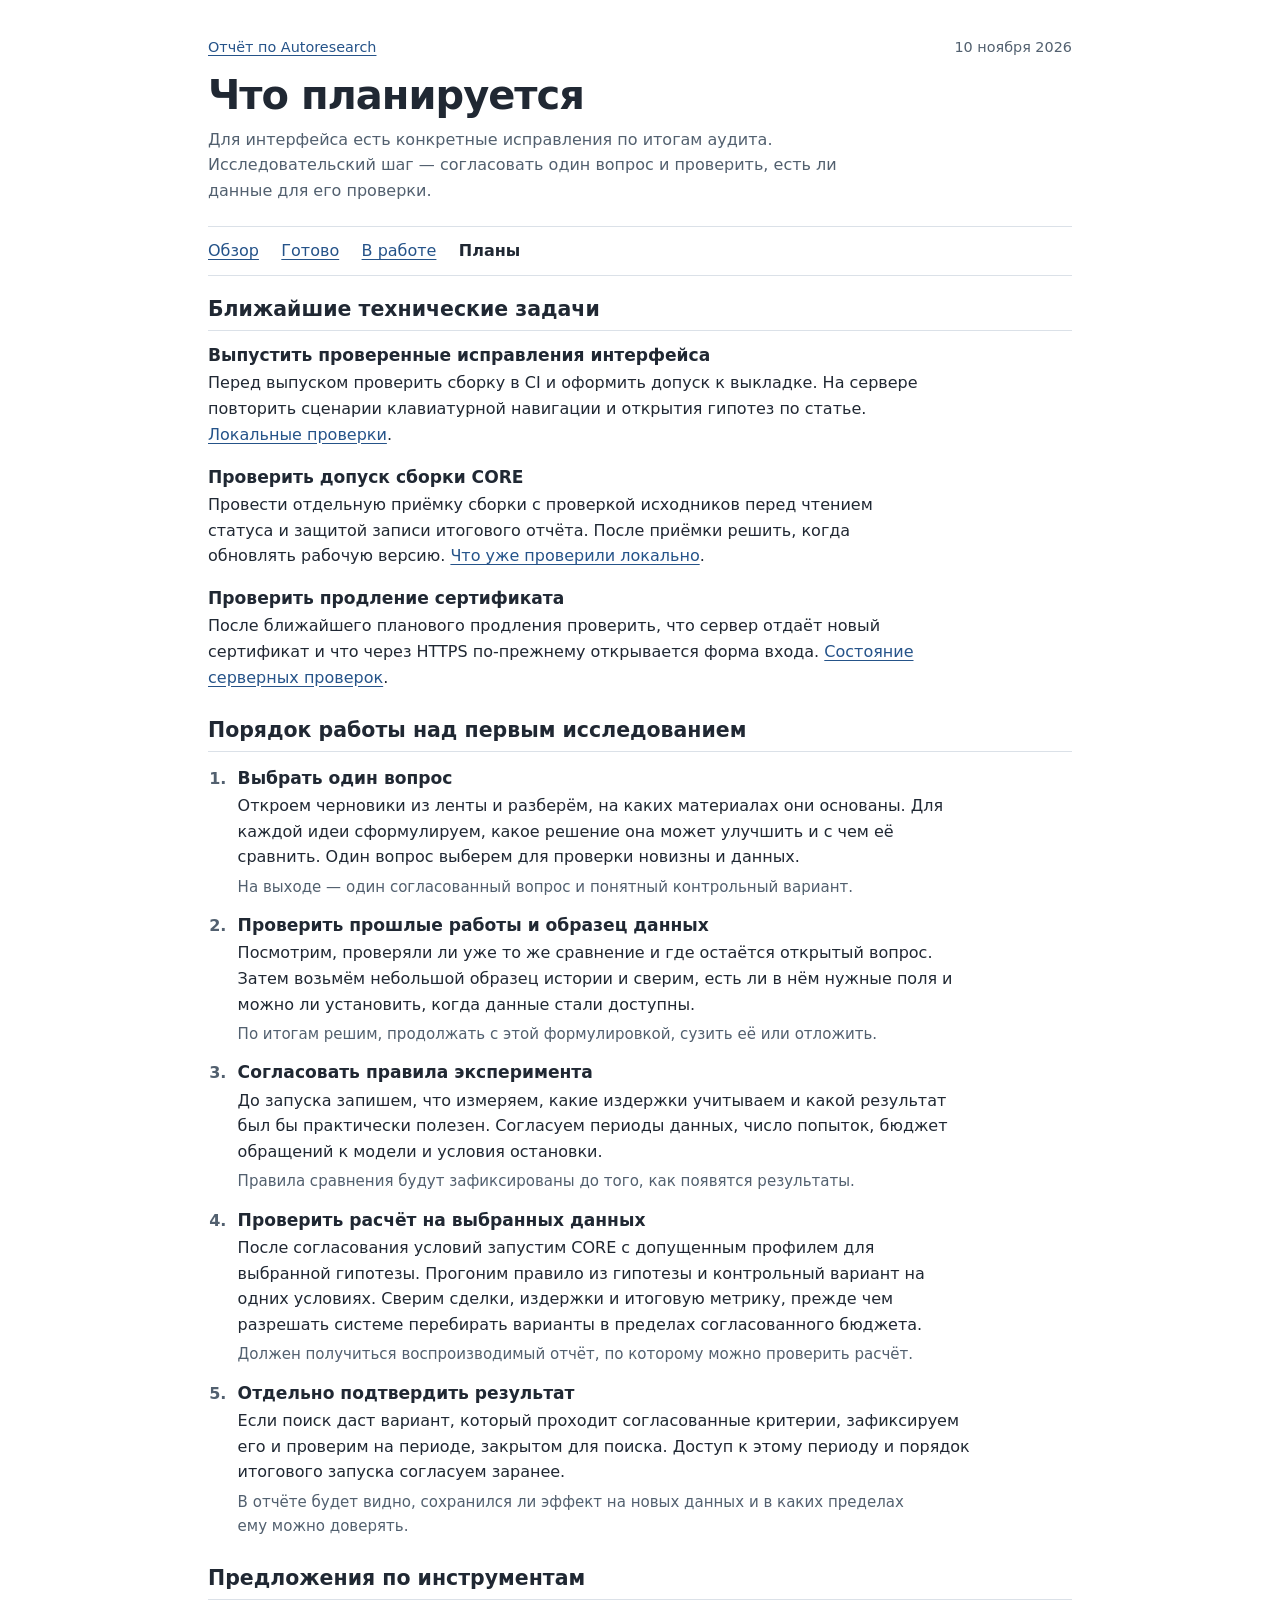
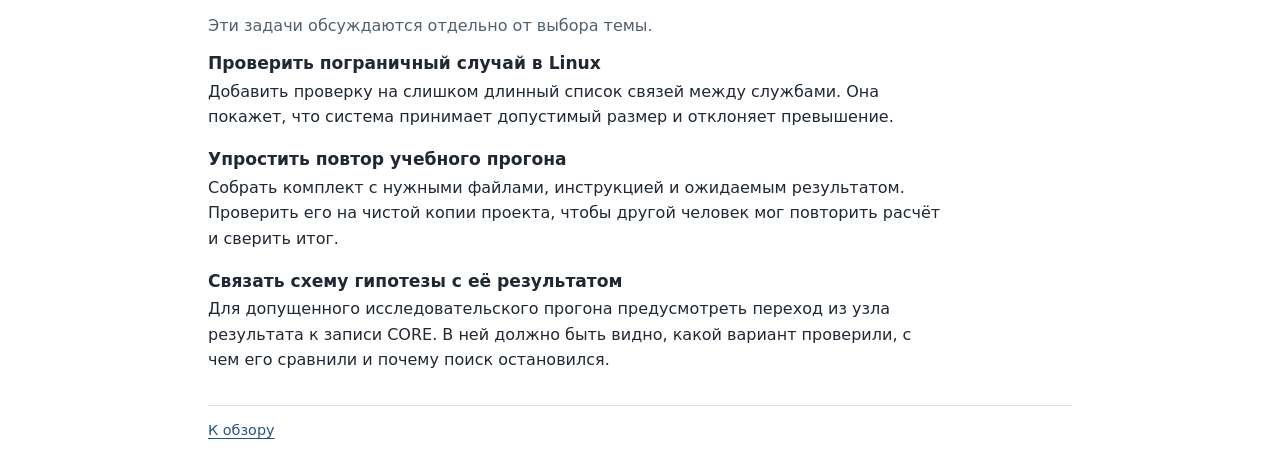
<file: plans/index.html>
<!doctype html>
<html lang="ru">
<head>
  <meta charset="utf-8">
  <meta name="robots" content="noindex">
  <meta name="color-scheme" content="only light">
  <meta name="viewport" content="width=device-width, initial-scale=1">
  <title>Что планируется | Autoresearch</title>
  <link rel="stylesheet" href="../report.css?v=4">
</head>
<body>
  <header>
    <div class="wrap">
      <div class="masthead"><a href="../index.html">Отчёт по Autoresearch</a><time datetime="2026-11-10">10 ноября 2026</time></div>
      <h1>Что планируется</h1>
      <p>Для интерфейса есть конкретные исправления по итогам аудита. Исследовательский шаг — согласовать один вопрос и проверить, есть ли данные для его проверки.</p>
    </div>
  </header>
  <nav class="wrap" aria-label="Разделы отчёта"><a href="../index.html">Обзор</a><a href="../done/index.html">Готово</a><a href="../in-progress/index.html">В работе</a><a href="index.html" aria-current="page">Планы</a></nav>
  <main class="wrap">
    <section class="section" id="server-check">
      <h2>Ближайшие технические задачи</h2>
      <div class="item">
        <h3>Выпустить проверенные исправления интерфейса</h3>
        <p>Перед выпуском проверить сборку в CI и оформить допуск к выкладке. На сервере повторить сценарии клавиатурной навигации и открытия гипотез по статье. <a href="../in-progress/index.html#frontend-focus-fixes-2026-11-10">Локальные проверки</a>.</p>
      </div>
      <div class="item">
        <h3>Проверить допуск сборки CORE</h3>
        <p>Провести отдельную приёмку сборки с проверкой исходников перед чтением статуса и защитой записи итогового отчёта. После приёмки решить, когда обновлять рабочую версию. <a href="../in-progress/index.html#core-result-status-checks">Что уже проверили локально</a>.</p>
      </div>
      <div class="item">
        <h3>Проверить продление сертификата</h3>
        <p>После ближайшего планового продления проверить, что сервер отдаёт новый сертификат и что через HTTPS по-прежнему открывается форма входа. <a href="../in-progress/index.html#security-hardening">Состояние серверных проверок</a>.</p>
      </div>
    </section>
    <section class="section" id="research-plan">
      <h2>Порядок работы над первым исследованием</h2>
      <ol class="steps">
        <li>
          <h3>Выбрать один вопрос</h3>
          <p>Откроем черновики из ленты и разберём, на каких материалах они основаны. Для каждой идеи сформулируем, какое решение она может улучшить и с чем её сравнить. Один вопрос выберем для проверки новизны и данных.</p>
          <p class="step-result">На выходе — один согласованный вопрос и понятный контрольный вариант.</p>
        </li>
        <li>
          <h3>Проверить прошлые работы и образец данных</h3>
          <p>Посмотрим, проверяли ли уже то же сравнение и где остаётся открытый вопрос. Затем возьмём небольшой образец истории и сверим, есть ли в нём нужные поля и можно ли установить, когда данные стали доступны.</p>
          <p class="step-result">По итогам решим, продолжать с этой формулировкой, сузить её или отложить.</p>
        </li>
        <li>
          <h3>Согласовать правила эксперимента</h3>
          <p>До запуска запишем, что измеряем, какие издержки учитываем и какой результат был бы практически полезен. Согласуем периоды данных, число попыток, бюджет обращений к модели и условия остановки.</p>
          <p class="step-result">Правила сравнения будут зафиксированы до того, как появятся результаты.</p>
        </li>
        <li>
          <h3>Проверить расчёт на выбранных данных</h3>
          <p>После согласования условий запустим CORE с допущенным профилем для выбранной гипотезы. Прогоним правило из гипотезы и контрольный вариант на одних условиях. Сверим сделки, издержки и итоговую метрику, прежде чем разрешать системе перебирать варианты в пределах согласованного бюджета.</p>
          <p class="step-result">Должен получиться воспроизводимый отчёт, по которому можно проверить расчёт.</p>
        </li>
        <li>
          <h3>Отдельно подтвердить результат</h3>
          <p>Если поиск даст вариант, который проходит согласованные критерии, зафиксируем его и проверим на периоде, закрытом для поиска. Доступ к этому периоду и порядок итогового запуска согласуем заранее.</p>
          <p class="step-result">В отчёте будет видно, сохранился ли эффект на новых данных и в каких пределах ему можно доверять.</p>
        </li>
      </ol>

    </section>
    <section class="section">
      <h2>Предложения по инструментам</h2>
      <p class="section-intro">Эти задачи обсуждаются отдельно от выбора темы.</p>
      <div class="item"><h3>Проверить пограничный случай в Linux</h3><p>Добавить проверку на слишком длинный список связей между службами. Она покажет, что система принимает допустимый размер и отклоняет превышение.</p></div>
      <div class="item"><h3>Упростить повтор учебного прогона</h3><p>Собрать комплект с нужными файлами, инструкцией и ожидаемым результатом. Проверить его на чистой копии проекта, чтобы другой человек мог повторить расчёт и сверить итог.</p></div>
      <div class="item"><h3>Связать схему гипотезы с её результатом</h3><p>Для допущенного исследовательского прогона предусмотреть переход из узла результата к записи CORE. В ней должно быть видно, какой вариант проверили, с чем его сравнили и почему поиск остановился.</p></div>
    </section>
  </main>
  <footer class="wrap"><a href="../index.html">К обзору</a></footer>
</body>
</html>
</file>
<file: report.css>
:root {
  --ink: #202833;
  --muted: #52606f;
  --line: #dbe1e8;
  --link: #255389;
  --paper: #fff;
  --wash: #f3f6f9;
  color-scheme: only light;
  font-family: "Segoe UI", system-ui, sans-serif;
  color: var(--ink);
  background: var(--paper);
}

* { box-sizing: border-box; }
body {
  margin: 0;
  min-height: 100vh;
  background-color: var(--paper);
  color: var(--ink);
  font-size: 1rem;
  line-height: 1.6;
}
.wrap {
  width: min(100% - 3rem, 54rem);
  margin-inline: auto;
  background-color: var(--paper);
}

header .wrap { padding-block: 2.25rem 1.4rem; }
.masthead {
  display: flex;
  align-items: baseline;
  justify-content: space-between;
  flex-wrap: wrap;
  gap: .25rem 1rem;
  color: var(--muted);
  font-size: .9rem;
}
h1, h2, h3, p { margin: 0; }
h1 {
  margin-block: .8rem .55rem;
  font-size: clamp(1.8rem, 4.6vw, 2.5rem);
  line-height: 1.15;
  letter-spacing: -.025em;
}
header p { max-width: 66ch; color: var(--muted); }

a { color: var(--link); text-underline-offset: .19em; }
a:hover { text-decoration-thickness: .12em; }
a:focus-visible, summary:focus-visible { outline: 2px solid var(--link); outline-offset: 3px; }
nav.wrap {
  display: flex;
  flex-wrap: wrap;
  gap: .45rem 1.4rem;
  border-block: 1px solid var(--line);
  padding-block: .7rem;
}
nav [aria-current="page"] { color: var(--ink); font-weight: 700; text-decoration: none; }

main { padding-block: 1.25rem 2rem; }
main p { max-width: 72ch; }
/* Older overview copies use a board and lanes with the same content. */
:is(.overview, .board) { border-block: 1px solid var(--line); }
:is(.overview-row, .board > .lane) {
  position: relative;
  display: grid;
  grid-template-columns: 7.5rem minmax(0, 1fr) .65rem;
  align-items: start;
  gap: .25rem 1.25rem;
  padding: 1rem .85rem;
  color: var(--ink);
  text-decoration: none;
}
.overview-row + .overview-row, .board > .lane + .lane { border-top: 1px solid var(--line); }
.overview-row:hover, .overview-row:focus-visible { background: var(--wash); }
.overview-row:focus-visible { z-index: 1; outline-offset: -2px; }
.overview-row strong, .board > .lane > a { color: var(--link); font-weight: 700; }
.overview-row:hover strong { text-decoration: underline; text-underline-offset: .2em; }
.chevron {
  width: .5rem;
  height: .5rem;
  margin-top: .52rem;
  border-top: 1.5px solid var(--muted);
  border-right: 1.5px solid var(--muted);
  transform: rotate(45deg);
}
.note {
  margin-top: 1.35rem;
  padding: .8rem .9rem;
  border-left: 2px solid var(--line);
  background: var(--wash);
  color: var(--muted);
  font-size: .95rem;
}

.section + .section { margin-top: 1.7rem; }
h2 {
  border-bottom: 1px solid var(--line);
  padding-bottom: .45rem;
  margin-bottom: .85rem;
  font-size: 1.28rem;
  line-height: 1.3;
}
h3 { margin-bottom: .2rem; font-size: 1.07rem; line-height: 1.35; }
.item + .item { margin-top: 1.15rem; }
details { margin-top: .32rem; color: var(--muted); font-size: .92rem; }
summary { width: fit-content; cursor: pointer; color: var(--link); }
details p { margin-block: .4rem; overflow-wrap: anywhere; }
.steps { margin-block: .65rem 0; padding-inline-start: 1.5rem; }
.steps li { padding-inline-start: .35rem; }
.steps li + li { margin-top: .9rem; }
.steps li::marker { color: var(--muted); font-weight: 600; }
.step-result { margin-top: .3rem; color: var(--muted); font-size: .94rem; }
.section-intro { margin-bottom: .85rem; color: var(--muted); }
.questions { max-width: 72ch; margin-block: .55rem .7rem; padding-inline-start: 1.3rem; }
.questions li + li { margin-top: .35rem; }
footer { border-top: 1px solid var(--line); padding-block: .8rem 1.5rem; color: var(--muted); font-size: .9rem; }

@media (max-width: 36rem) {
  .wrap { width: calc(100% - 2rem); }
  header .wrap { padding-top: 1.3rem; }
  :is(.overview-row, .board > .lane) { grid-template-columns: minmax(0, 1fr) .65rem; padding-inline: .6rem; }
  .overview-row strong { grid-column: 1; }
  .overview-row span:not(.chevron), .board > .lane > p { grid-column: 1; grid-row: 2; }
  .chevron { grid-column: 2; grid-row: 1; }
}

@media print {
  :root { color: #000; }
  .wrap { width: 100%; }
  header .wrap { padding-block: .25rem .75rem; }
  nav.wrap, footer { display: none; }
  .item, .overview-row, .steps li { break-inside: avoid; }
}
</file>
